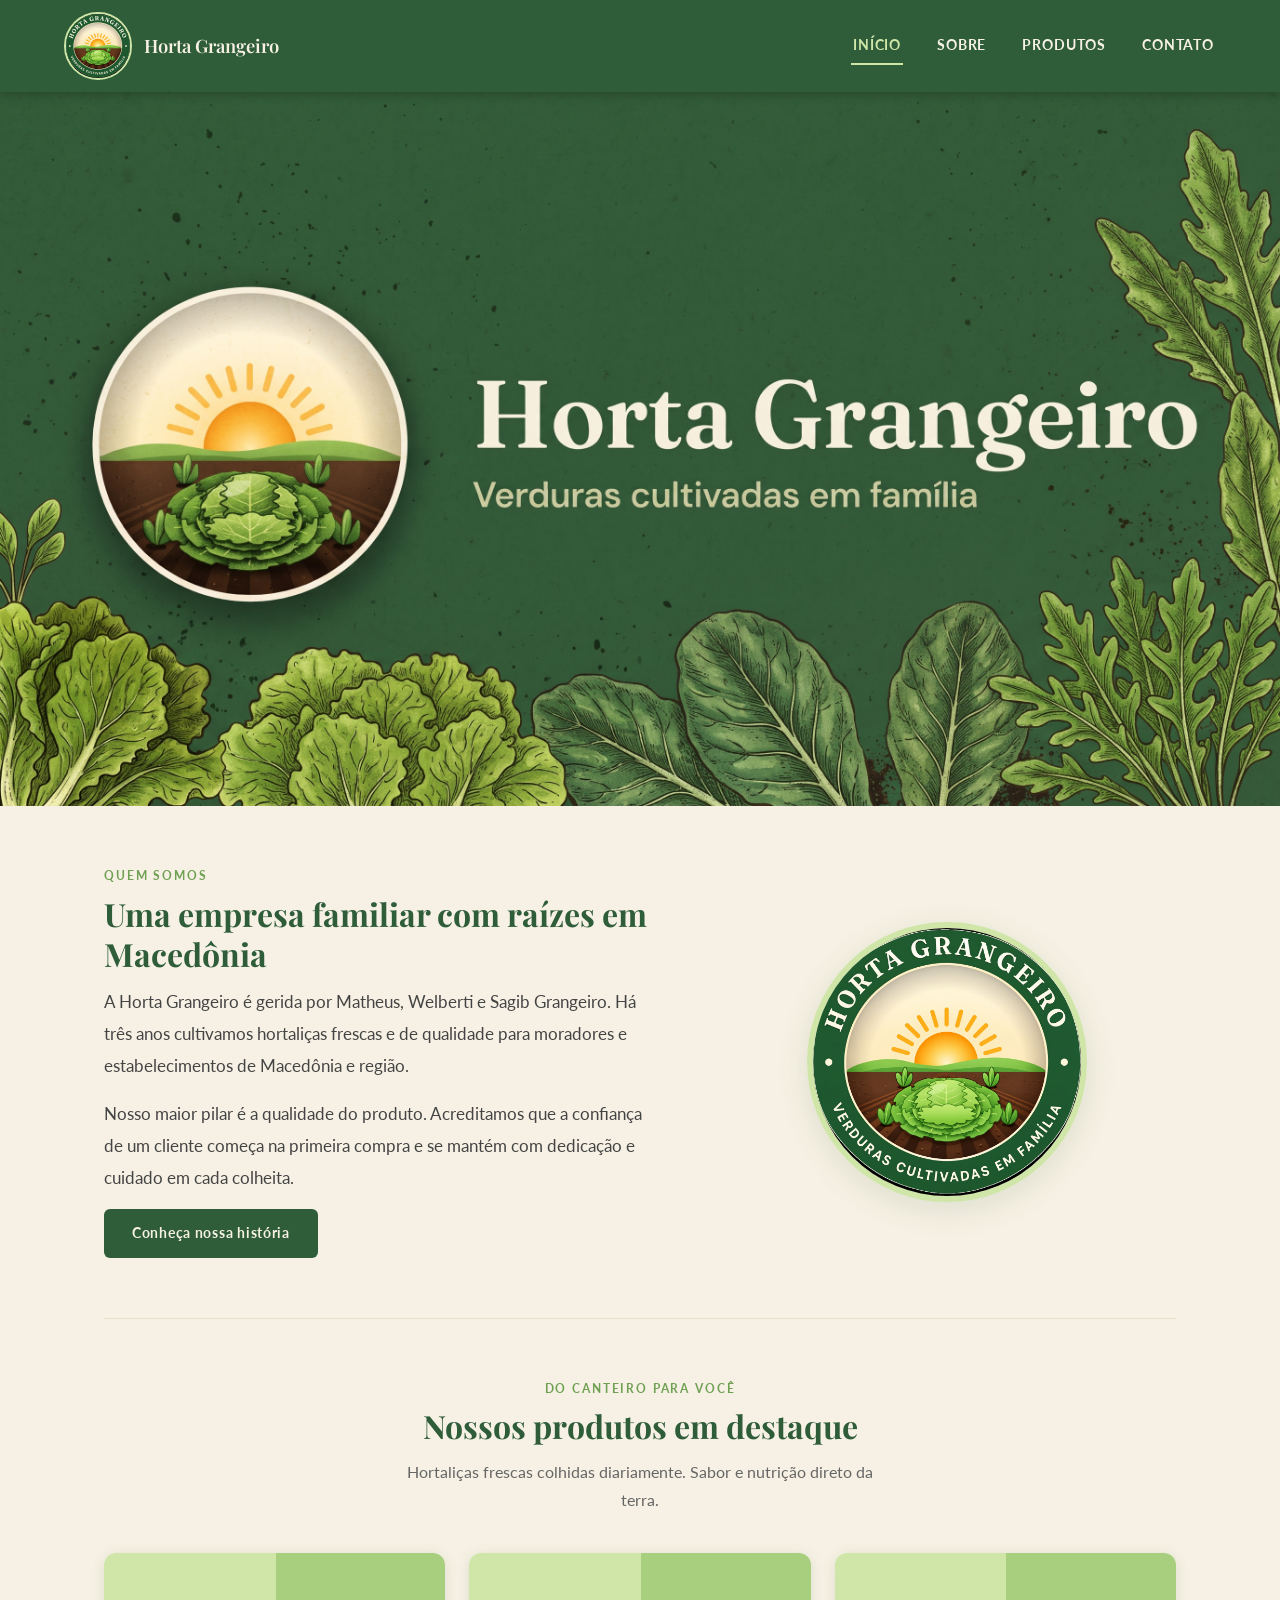
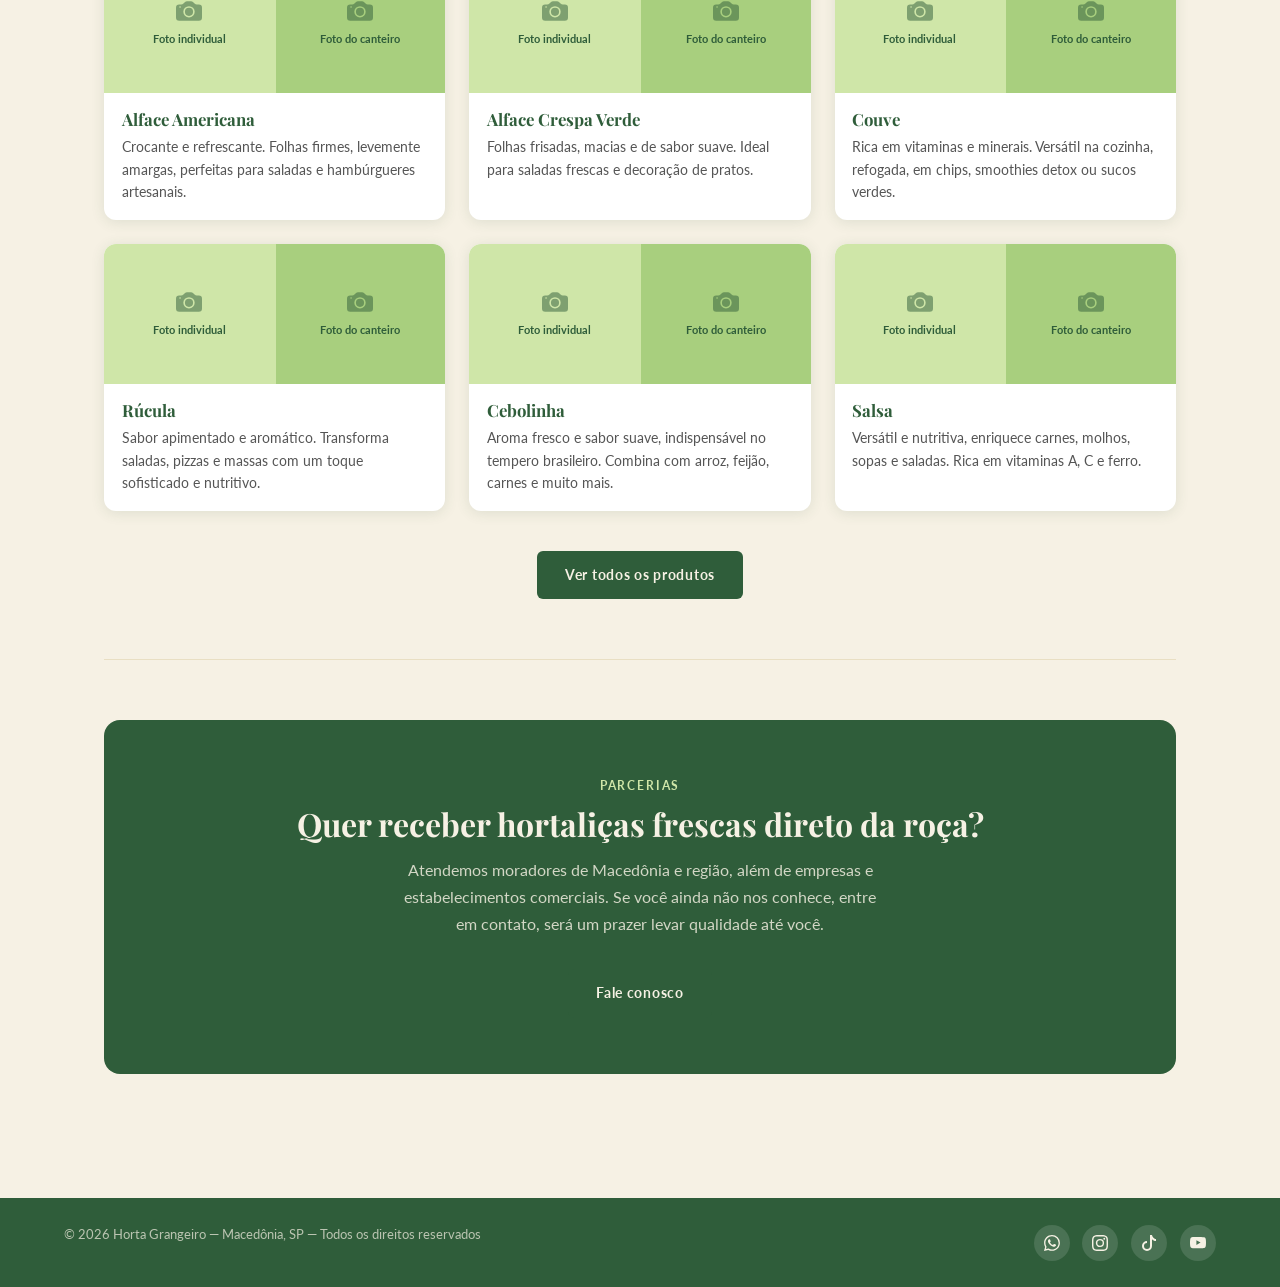
<file: index.html>
<!DOCTYPE html>
<html lang="pt-BR">
<head>
    <meta charset="UTF-8">
    <meta name="viewport" content="width=device-width, initial-scale=1.0">
    <title>Horta Grangeiro — Verduras Frescas em Macedônia, SP</title>
    <meta name="description" content="Horta Grangeiro: hortaliças cultivadas com cuidado pela família Grangeiro em Macedônia, SP. Produtos frescos, saudáveis e direto da terra.">
    <link rel="icon" type="image/png" href="Assets/Imagens/Favicon/Retangulo.png">
    <link rel="stylesheet" href="Assets/Css/style.css">
    <link rel="stylesheet" href="Assets/Css/tablet.css">
    <link rel="stylesheet" href="Assets/Css/mobile.css">
</head>
<body>

    <header class="cabecalho">
        <a href="index.html" class="cabecalho-logo" aria-label="Horta Grangeiro — Voltar para a página inicial">
            <img src="Assets/Imagens/logo.jpg" alt="Logotipo Horta Grangeiro">
            <span class="cabecalho-nome">Horta Grangeiro</span>
        </a>

        <input type="checkbox" id="menu-aberto" class="menu-controle">
        <label for="menu-aberto" class="menu-botao" aria-label="Abrir ou fechar menu de navegação">
            <span></span><span></span><span></span>
        </label>

        <nav class="navegacao" aria-label="Menu principal da Horta Grangeiro">
            <a href="index.html" class="pagina-atual">Início</a>
            <a href="sobre.html">Sobre</a>
            <a href="produtos.html">Produtos</a>
            <a href="contato.html">Contato</a>
        </nav>
    </header>

    <figure class="banner-principal">
        <img src="Assets/Imagens/Gemini_Generated_Image_ly2kpaly2kpaly2k.jpg"
             alt="Banner Horta Grangeiro — verduras frescas cultivadas em família">
    </figure>

    <main class="conteudo">

        <section class="secao" aria-labelledby="quem-somos-titulo">
            <div class="apresentacao-horta">
                <div class="apresentacao-texto">
                    <span class="rotulo-secao">Quem somos</span>
                    <h2 id="quem-somos-titulo">Uma empresa familiar com raízes em Macedônia</h2>
                    <p>
                        A Horta Grangeiro é gerida por Matheus, Welberti e Sagib Grangeiro.
                        Há três anos cultivamos hortaliças frescas e de qualidade para
                        moradores e estabelecimentos de Macedônia e região.
                    </p>
                    <p>
                        Nosso maior pilar é a qualidade do produto. Acreditamos que a
                        confiança de um cliente começa na primeira compra e se mantém
                        com dedicação e cuidado em cada colheita.
                    </p>
                    <a href="sobre.html" class="botao botao-verde">Conheça nossa história</a>
                </div>
                <figure class="apresentacao-imagem">
                    <img src="Assets/Imagens/logo.jpg" alt="Logotipo Horta Grangeiro">
                </figure>
            </div>
        </section>

        <section class="secao" aria-labelledby="destaque-titulo">
            <header class="destaques-titulo">
                <span class="rotulo-secao">Do canteiro para você</span>
                <h2 id="destaque-titulo">Nossos produtos em destaque</h2>
                <p>Hortaliças frescas colhidas diariamente. Sabor e nutrição direto da terra.</p>
            </header>

            <div class="grade-destaques">

                <article class="cartao-produto">
                    <figure class="cartao-fotos">
                        <div class="espaco-foto">
                            <svg viewBox="0 0 16 16" aria-hidden="true"><path d="M10.5 8.5a2.5 2.5 0 1 1-5 0 2.5 2.5 0 0 1 5 0"/><path d="M2 4a2 2 0 0 0-2 2v6a2 2 0 0 0 2 2h12a2 2 0 0 0 2-2V6a2 2 0 0 0-2-2h-1.172a2 2 0 0 1-1.414-.586l-.828-.828A2 2 0 0 0 9.172 2H6.828a2 2 0 0 0-1.414.586l-.828.828A2 2 0 0 1 3.172 4zm.5 2a.5.5 0 1 1 0-1 .5.5 0 0 1 0 1m9 2.5a3.5 3.5 0 1 1-7 0 3.5 3.5 0 0 1 7 0"/></svg>
                            <span>Foto individual</span>
                        </div>
                        <div class="espaco-foto">
                            <svg viewBox="0 0 16 16" aria-hidden="true"><path d="M10.5 8.5a2.5 2.5 0 1 1-5 0 2.5 2.5 0 0 1 5 0"/><path d="M2 4a2 2 0 0 0-2 2v6a2 2 0 0 0 2 2h12a2 2 0 0 0 2-2V6a2 2 0 0 0-2-2h-1.172a2 2 0 0 1-1.414-.586l-.828-.828A2 2 0 0 0 9.172 2H6.828a2 2 0 0 0-1.414.586l-.828.828A2 2 0 0 1 3.172 4zm.5 2a.5.5 0 1 1 0-1 .5.5 0 0 1 0 1m9 2.5a3.5 3.5 0 1 1-7 0 3.5 3.5 0 0 1 7 0"/></svg>
                            <span>Foto do canteiro</span>
                        </div>
                    </figure>
                    <div class="cartao-descricao">
                        <h3>Alface Americana</h3>
                        <p>Crocante e refrescante. Folhas firmes, levemente amargas, perfeitas para saladas e hambúrgueres artesanais.</p>
                    </div>
                </article>

                <article class="cartao-produto">
                    <figure class="cartao-fotos">
                        <div class="espaco-foto">
                            <svg viewBox="0 0 16 16" aria-hidden="true"><path d="M10.5 8.5a2.5 2.5 0 1 1-5 0 2.5 2.5 0 0 1 5 0"/><path d="M2 4a2 2 0 0 0-2 2v6a2 2 0 0 0 2 2h12a2 2 0 0 0 2-2V6a2 2 0 0 0-2-2h-1.172a2 2 0 0 1-1.414-.586l-.828-.828A2 2 0 0 0 9.172 2H6.828a2 2 0 0 0-1.414.586l-.828.828A2 2 0 0 1 3.172 4zm.5 2a.5.5 0 1 1 0-1 .5.5 0 0 1 0 1m9 2.5a3.5 3.5 0 1 1-7 0 3.5 3.5 0 0 1 7 0"/></svg>
                            <span>Foto individual</span>
                        </div>
                        <div class="espaco-foto">
                            <svg viewBox="0 0 16 16" aria-hidden="true"><path d="M10.5 8.5a2.5 2.5 0 1 1-5 0 2.5 2.5 0 0 1 5 0"/><path d="M2 4a2 2 0 0 0-2 2v6a2 2 0 0 0 2 2h12a2 2 0 0 0 2-2V6a2 2 0 0 0-2-2h-1.172a2 2 0 0 1-1.414-.586l-.828-.828A2 2 0 0 0 9.172 2H6.828a2 2 0 0 0-1.414.586l-.828.828A2 2 0 0 1 3.172 4zm.5 2a.5.5 0 1 1 0-1 .5.5 0 0 1 0 1m9 2.5a3.5 3.5 0 1 1-7 0 3.5 3.5 0 0 1 7 0"/></svg>
                            <span>Foto do canteiro</span>
                        </div>
                    </figure>
                    <div class="cartao-descricao">
                        <h3>Alface Crespa Verde</h3>
                        <p>Folhas frisadas, macias e de sabor suave. Ideal para saladas frescas e decoração de pratos.</p>
                    </div>
                </article>

                <article class="cartao-produto">
                    <figure class="cartao-fotos">
                        <div class="espaco-foto">
                            <svg viewBox="0 0 16 16" aria-hidden="true"><path d="M10.5 8.5a2.5 2.5 0 1 1-5 0 2.5 2.5 0 0 1 5 0"/><path d="M2 4a2 2 0 0 0-2 2v6a2 2 0 0 0 2 2h12a2 2 0 0 0 2-2V6a2 2 0 0 0-2-2h-1.172a2 2 0 0 1-1.414-.586l-.828-.828A2 2 0 0 0 9.172 2H6.828a2 2 0 0 0-1.414.586l-.828.828A2 2 0 0 1 3.172 4zm.5 2a.5.5 0 1 1 0-1 .5.5 0 0 1 0 1m9 2.5a3.5 3.5 0 1 1-7 0 3.5 3.5 0 0 1 7 0"/></svg>
                            <span>Foto individual</span>
                        </div>
                        <div class="espaco-foto">
                            <svg viewBox="0 0 16 16" aria-hidden="true"><path d="M10.5 8.5a2.5 2.5 0 1 1-5 0 2.5 2.5 0 0 1 5 0"/><path d="M2 4a2 2 0 0 0-2 2v6a2 2 0 0 0 2 2h12a2 2 0 0 0 2-2V6a2 2 0 0 0-2-2h-1.172a2 2 0 0 1-1.414-.586l-.828-.828A2 2 0 0 0 9.172 2H6.828a2 2 0 0 0-1.414.586l-.828.828A2 2 0 0 1 3.172 4zm.5 2a.5.5 0 1 1 0-1 .5.5 0 0 1 0 1m9 2.5a3.5 3.5 0 1 1-7 0 3.5 3.5 0 0 1 7 0"/></svg>
                            <span>Foto do canteiro</span>
                        </div>
                    </figure>
                    <div class="cartao-descricao">
                        <h3>Couve</h3>
                        <p>Rica em vitaminas e minerais. Versátil na cozinha, refogada, em chips, smoothies detox ou sucos verdes.</p>
                    </div>
                </article>

                <article class="cartao-produto">
                    <figure class="cartao-fotos">
                        <div class="espaco-foto">
                            <svg viewBox="0 0 16 16" aria-hidden="true"><path d="M10.5 8.5a2.5 2.5 0 1 1-5 0 2.5 2.5 0 0 1 5 0"/><path d="M2 4a2 2 0 0 0-2 2v6a2 2 0 0 0 2 2h12a2 2 0 0 0 2-2V6a2 2 0 0 0-2-2h-1.172a2 2 0 0 1-1.414-.586l-.828-.828A2 2 0 0 0 9.172 2H6.828a2 2 0 0 0-1.414.586l-.828.828A2 2 0 0 1 3.172 4zm.5 2a.5.5 0 1 1 0-1 .5.5 0 0 1 0 1m9 2.5a3.5 3.5 0 1 1-7 0 3.5 3.5 0 0 1 7 0"/></svg>
                            <span>Foto individual</span>
                        </div>
                        <div class="espaco-foto">
                            <svg viewBox="0 0 16 16" aria-hidden="true"><path d="M10.5 8.5a2.5 2.5 0 1 1-5 0 2.5 2.5 0 0 1 5 0"/><path d="M2 4a2 2 0 0 0-2 2v6a2 2 0 0 0 2 2h12a2 2 0 0 0 2-2V6a2 2 0 0 0-2-2h-1.172a2 2 0 0 1-1.414-.586l-.828-.828A2 2 0 0 0 9.172 2H6.828a2 2 0 0 0-1.414.586l-.828.828A2 2 0 0 1 3.172 4zm.5 2a.5.5 0 1 1 0-1 .5.5 0 0 1 0 1m9 2.5a3.5 3.5 0 1 1-7 0 3.5 3.5 0 0 1 7 0"/></svg>
                            <span>Foto do canteiro</span>
                        </div>
                    </figure>
                    <div class="cartao-descricao">
                        <h3>Rúcula</h3>
                        <p>Sabor apimentado e aromático. Transforma saladas, pizzas e massas com um toque sofisticado e nutritivo.</p>
                    </div>
                </article>

                <article class="cartao-produto">
                    <figure class="cartao-fotos">
                        <div class="espaco-foto">
                            <svg viewBox="0 0 16 16" aria-hidden="true"><path d="M10.5 8.5a2.5 2.5 0 1 1-5 0 2.5 2.5 0 0 1 5 0"/><path d="M2 4a2 2 0 0 0-2 2v6a2 2 0 0 0 2 2h12a2 2 0 0 0 2-2V6a2 2 0 0 0-2-2h-1.172a2 2 0 0 1-1.414-.586l-.828-.828A2 2 0 0 0 9.172 2H6.828a2 2 0 0 0-1.414.586l-.828.828A2 2 0 0 1 3.172 4zm.5 2a.5.5 0 1 1 0-1 .5.5 0 0 1 0 1m9 2.5a3.5 3.5 0 1 1-7 0 3.5 3.5 0 0 1 7 0"/></svg>
                            <span>Foto individual</span>
                        </div>
                        <div class="espaco-foto">
                            <svg viewBox="0 0 16 16" aria-hidden="true"><path d="M10.5 8.5a2.5 2.5 0 1 1-5 0 2.5 2.5 0 0 1 5 0"/><path d="M2 4a2 2 0 0 0-2 2v6a2 2 0 0 0 2 2h12a2 2 0 0 0 2-2V6a2 2 0 0 0-2-2h-1.172a2 2 0 0 1-1.414-.586l-.828-.828A2 2 0 0 0 9.172 2H6.828a2 2 0 0 0-1.414.586l-.828.828A2 2 0 0 1 3.172 4zm.5 2a.5.5 0 1 1 0-1 .5.5 0 0 1 0 1m9 2.5a3.5 3.5 0 1 1-7 0 3.5 3.5 0 0 1 7 0"/></svg>
                            <span>Foto do canteiro</span>
                        </div>
                    </figure>
                    <div class="cartao-descricao">
                        <h3>Cebolinha</h3>
                        <p>Aroma fresco e sabor suave, indispensável no tempero brasileiro. Combina com arroz, feijão, carnes e muito mais.</p>
                    </div>
                </article>

                <article class="cartao-produto">
                    <figure class="cartao-fotos">
                        <div class="espaco-foto">
                            <svg viewBox="0 0 16 16" aria-hidden="true"><path d="M10.5 8.5a2.5 2.5 0 1 1-5 0 2.5 2.5 0 0 1 5 0"/><path d="M2 4a2 2 0 0 0-2 2v6a2 2 0 0 0 2 2h12a2 2 0 0 0 2-2V6a2 2 0 0 0-2-2h-1.172a2 2 0 0 1-1.414-.586l-.828-.828A2 2 0 0 0 9.172 2H6.828a2 2 0 0 0-1.414.586l-.828.828A2 2 0 0 1 3.172 4zm.5 2a.5.5 0 1 1 0-1 .5.5 0 0 1 0 1m9 2.5a3.5 3.5 0 1 1-7 0 3.5 3.5 0 0 1 7 0"/></svg>
                            <span>Foto individual</span>
                        </div>
                        <div class="espaco-foto">
                            <svg viewBox="0 0 16 16" aria-hidden="true"><path d="M10.5 8.5a2.5 2.5 0 1 1-5 0 2.5 2.5 0 0 1 5 0"/><path d="M2 4a2 2 0 0 0-2 2v6a2 2 0 0 0 2 2h12a2 2 0 0 0 2-2V6a2 2 0 0 0-2-2h-1.172a2 2 0 0 1-1.414-.586l-.828-.828A2 2 0 0 0 9.172 2H6.828a2 2 0 0 0-1.414.586l-.828.828A2 2 0 0 1 3.172 4zm.5 2a.5.5 0 1 1 0-1 .5.5 0 0 1 0 1m9 2.5a3.5 3.5 0 1 1-7 0 3.5 3.5 0 0 1 7 0"/></svg>
                            <span>Foto do canteiro</span>
                        </div>
                    </figure>
                    <div class="cartao-descricao">
                        <h3>Salsa</h3>
                        <p>Versátil e nutritiva, enriquece carnes, molhos, sopas e saladas. Rica em vitaminas A, C e ferro.</p>
                    </div>
                </article>

            </div>

            <div class="texto-centralizado">
                <a href="produtos.html" class="botao botao-verde">Ver todos os produtos</a>
            </div>
        </section>

        <section class="secao" aria-labelledby="parceria-titulo">
            <aside class="faixa-parceria">
                <span class="rotulo-secao rotulo-secao-claro">Parcerias</span>
                <h2 id="parceria-titulo">Quer receber hortaliças frescas direto da roça?</h2>
                <p>
                    Atendemos moradores de Macedônia e região, além de empresas e
                    estabelecimentos comerciais. Se você ainda não nos conhece,
                    entre em contato, será um prazer levar qualidade até você.
                </p>
                <a href="contato.html" class="botao botao-verde">Fale conosco</a>
            </aside>
        </section>

    </main>

    <footer class="rodape">
        <div class="rodape-conteudo">
            <p class="rodape-direitos">
                &copy; 2026 Horta Grangeiro &mdash; Macedônia, SP &mdash; Todos os direitos reservados
            </p>
            <nav class="rodape-redes" aria-label="Redes sociais da Horta Grangeiro">
                <a href="https://wa.me/5517997352377" class="link-rede-social" aria-label="WhatsApp da Horta Grangeiro" target="_blank" rel="noopener noreferrer">
                    <svg viewBox="0 0 16 16" aria-hidden="true"><path d="M13.601 2.326A7.85 7.85 0 0 0 7.994 0C3.627 0 .068 3.558.064 7.926c0 1.399.366 2.76 1.057 3.965L0 16l4.204-1.102a7.9 7.9 0 0 0 3.79.965h.004c4.368 0 7.926-3.558 7.93-7.93A7.9 7.9 0 0 0 13.6 2.326zM7.994 14.521a6.6 6.6 0 0 1-3.356-.92l-.24-.144-2.494.654.666-2.433-.156-.251a6.56 6.56 0 0 1-1.007-3.505c0-3.626 2.957-6.584 6.591-6.584a6.56 6.56 0 0 1 4.66 1.931 6.56 6.56 0 0 1 1.928 4.66c-.004 3.639-2.961 6.592-6.592 6.592m3.615-4.934c-.197-.099-1.17-.578-1.353-.646-.182-.065-.315-.099-.445.099-.133.197-.513.646-.627.775-.114.133-.232.148-.43.05-.197-.1-.836-.308-1.592-.985-.59-.525-.985-1.175-1.103-1.372-.114-.198-.011-.304.088-.403.087-.088.197-.232.296-.346.1-.114.133-.198.198-.33.065-.134.034-.248-.015-.347-.05-.099-.445-1.076-.612-1.47-.16-.389-.323-.335-.445-.34-.114-.007-.247-.007-.38-.007a.73.73 0 0 0-.529.247c-.182.198-.691.677-.691 1.654s.71 1.916.81 2.049c.098.133 1.394 2.132 3.383 2.992.47.205.84.326 1.129.418.475.152.904.129 1.246.08.38-.058 1.171-.48 1.338-.943.164-.464.164-.86.114-.943-.049-.084-.182-.133-.38-.232"/></svg>
                </a>
                <a href="https://www.instagram.com/hortagrangeiro?obrf=MWZiNzkzaWNvMmhsYw==" class="link-rede-social" aria-label="Instagram da Horta Grangeiro" target="_blank" rel="noopener noreferrer">
                    <svg viewBox="0 0 16 16" aria-hidden="true"><path d="M8 0C5.829 0 5.556.01 4.703.048 3.85.088 3.269.222 2.76.42a3.9 3.9 0 0 0-1.417.923A3.9 3.9 0 0 0 .42 2.76C.222 3.268.087 3.85.048 4.7.01 5.555 0 5.827 0 8.001c0 2.172.01 2.444.048 3.297.04.852.174 1.433.372 1.942.205.526.478.972.923 1.417.444.445.89.719 1.416.923.51.198 1.09.333 1.942.372C5.555 15.99 5.827 16 8 16s2.444-.01 3.298-.048c.851-.04 1.434-.174 1.943-.372a3.9 3.9 0 0 0 1.416-.923c.445-.445.718-.891.923-1.417.197-.509.332-1.09.372-1.942C15.99 10.445 16 10.173 16 8s-.01-2.445-.048-3.299c-.04-.851-.175-1.433-.372-1.941a3.9 3.9 0 0 0-.923-1.417A3.9 3.9 0 0 0 13.24.42c-.51-.198-1.092-.333-1.943-.372C10.443.01 10.172 0 7.998 0zm-.717 1.442h.718c2.136 0 2.389.007 3.232.046.78.035 1.204.166 1.486.275.373.145.64.319.92.599s.453.546.598.92c.11.281.24.705.275 1.485.039.843.047 1.096.047 3.231s-.008 2.389-.047 3.232c-.035.78-.166 1.203-.275 1.485a2.5 2.5 0 0 1-.599.919c-.28.28-.546.453-.92.598-.28.11-.704.24-1.485.276-.843.038-1.096.047-3.232.047s-2.39-.009-3.233-.047c-.78-.036-1.203-.166-1.485-.276a2.5 2.5 0 0 1-.92-.598 2.5 2.5 0 0 1-.6-.92c-.109-.281-.24-.705-.275-1.485-.038-.843-.046-1.096-.046-3.233s.008-2.388.046-3.231c.036-.78.166-1.204.276-1.486.145-.373.319-.64.599-.92s.546-.453.92-.598c.282-.11.705-.24 1.485-.276.738-.034 1.024-.044 2.515-.045zm4.988 1.328a.96.96 0 1 0 0 1.92.96.96 0 0 0 0-1.92m-4.27 1.122a4.109 4.109 0 1 0 0 8.217 4.109 4.109 0 0 0 0-8.217m0 1.441a2.667 2.667 0 1 1 0 5.334 2.667 2.667 0 0 1 0-5.334"/></svg>
                </a>
                <a href="https://www.tiktok.com/@hortagrangeiro" class="link-rede-social" aria-label="TikTok da Horta Grangeiro" target="_blank" rel="noopener noreferrer">
                    <svg viewBox="0 0 16 16" aria-hidden="true"><path d="M9 0h1.98c.144.715.54 1.617 1.235 2.512C12.895 3.389 13.797 4 15 4v2c-1.753 0-3.07-.814-4-1.829V11a5 5 0 1 1-5-5v2a3 3 0 1 0 3 3z"/></svg>
                </a>
                <a href="https://www.youtube.com/@HortaGrangeiro" class="link-rede-social" aria-label="YouTube da Horta Grangeiro" target="_blank" rel="noopener noreferrer">
                    <svg viewBox="0 0 16 16" aria-hidden="true"><path d="M8.051 1.999h.089c.822.003 4.987.033 6.11.335a2.01 2.01 0 0 1 1.415 1.42c.101.38.172.883.22 1.402l.01.104.022.26.008.104c.065.914.073 1.77.074 1.957v.075c-.001.194-.01 1.108-.082 2.06l-.008.105-.009.104c-.05.572-.124 1.14-.235 1.558a2.01 2.01 0 0 1-1.415 1.42c-1.16.312-5.569.334-6.18.335h-.142c-.309 0-1.587-.006-2.927-.052l-.17-.006-.087-.004-.171-.007-.171-.007c-1.11-.049-2.167-.128-2.654-.26a2.01 2.01 0 0 1-1.415-1.419c-.111-.417-.185-.986-.235-1.558L.09 9.82l-.008-.104A31 31 0 0 1 0 7.68v-.123c.002-.215.01-.958.064-1.778l.007-.103.003-.052.008-.104.022-.26.01-.104c.048-.519.119-1.023.22-1.402a2.01 2.01 0 0 1 1.415-1.42c.487-.13 1.544-.21 2.654-.26l.17-.007.172-.006.086-.003.171-.007A100 100 0 0 1 7.858 2zM6.4 5.209v4.818l4.157-2.408z"/></svg>
                </a>
            </nav>
        </div>
    </footer>

</body>
</html>
</file>
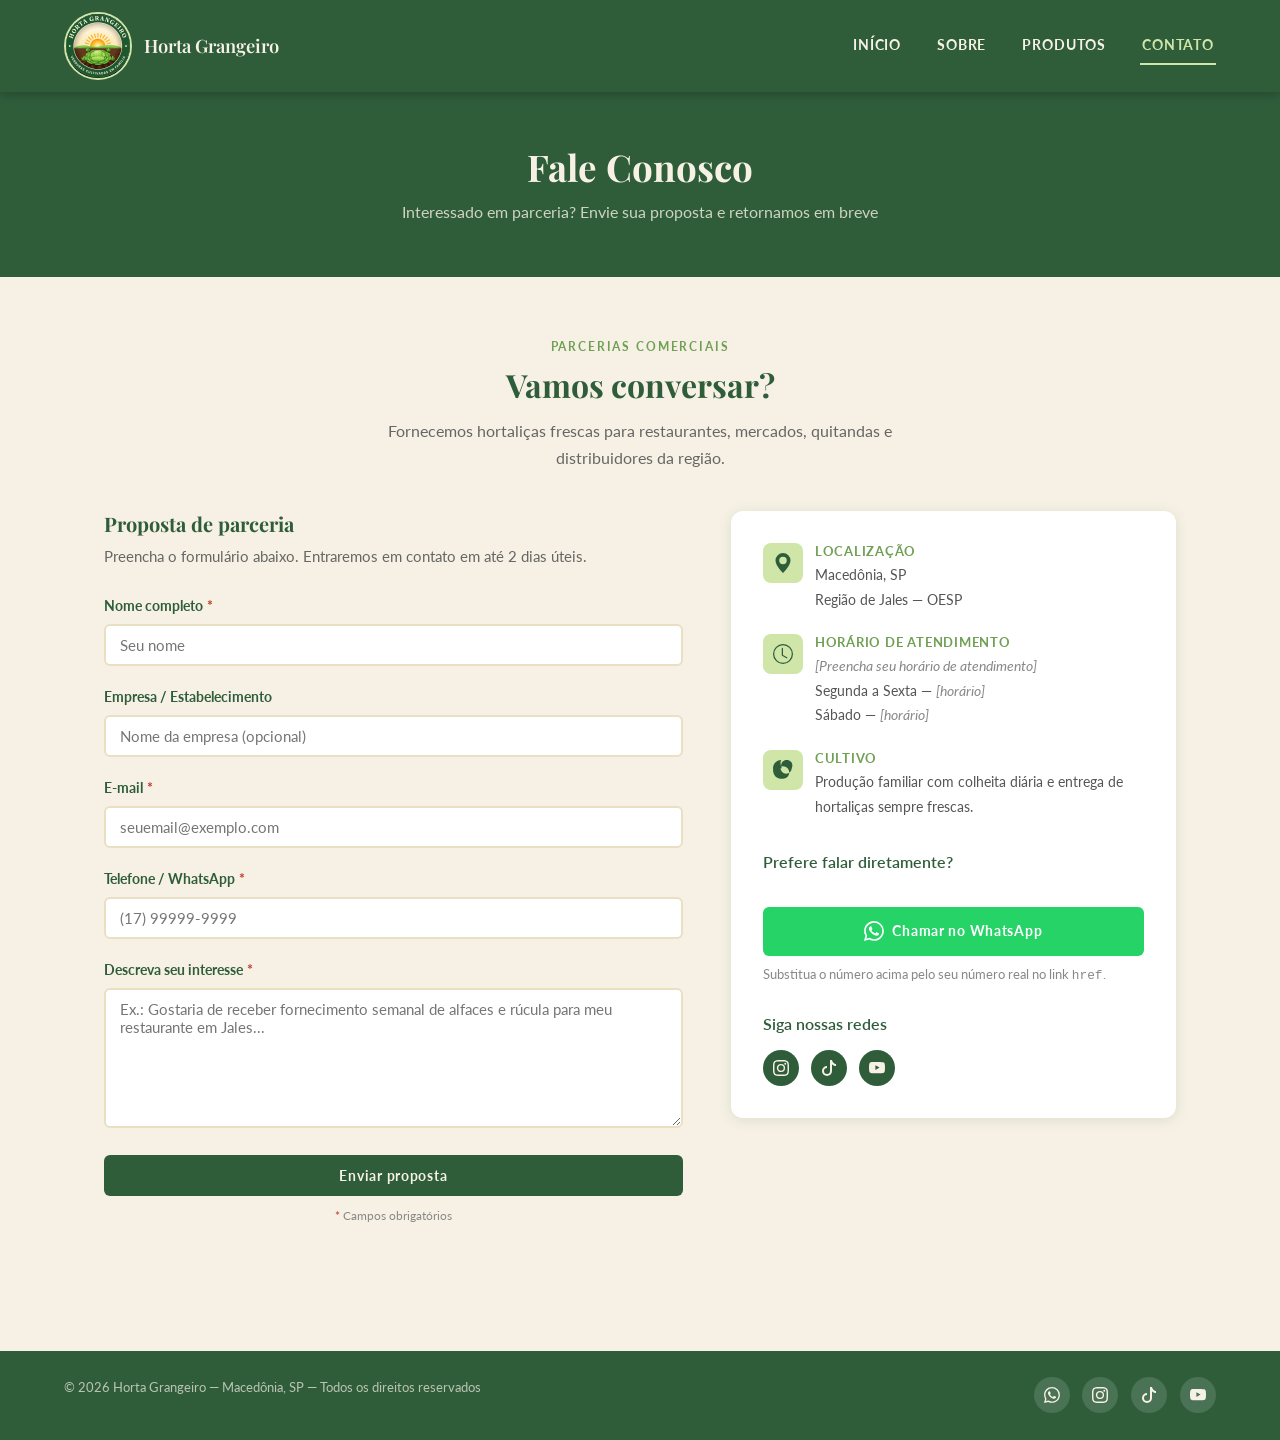
<file: contato.html>
<!DOCTYPE html>
<html lang="pt-BR">
<head>
    <meta charset="UTF-8">
    <meta name="viewport" content="width=device-width, initial-scale=1.0">
    <title>Contato — Horta Grangeiro</title>
    <meta name="description" content="Entre em contato com a Horta Grangeiro para parcerias comerciais. Fornecimento de hortaliças frescas para empresas em Macedônia, SP.">
    <link rel="icon" type="image/png" href="Assets/Imagens/Favicon/Retangulo.png">
    <link rel="stylesheet" href="Assets/Css/style.css">
    <link rel="stylesheet" href="Assets/Css/tablet.css">
    <link rel="stylesheet" href="Assets/Css/mobile.css">
</head>
<body>

    <header class="cabecalho">
        <a href="index.html" class="cabecalho-logo" aria-label="Horta Grangeiro — Voltar para a página inicial">
            <img src="Assets/Imagens/logo.jpg" alt="Logotipo Horta Grangeiro">
            <span class="cabecalho-nome">Horta Grangeiro</span>
        </a>

        <input type="checkbox" id="menu-aberto" class="menu-controle">
        <label for="menu-aberto" class="menu-botao" aria-label="Abrir ou fechar menu de navegação">
            <span></span><span></span><span></span>
        </label>

        <nav class="navegacao" aria-label="Menu principal da Horta Grangeiro">
            <a href="index.html">Início</a>
            <a href="sobre.html">Sobre</a>
            <a href="produtos.html">Produtos</a>
            <a href="contato.html" class="pagina-atual">Contato</a>
        </nav>
    </header>

    <section class="topo-pagina">
        <h1>Fale Conosco</h1>
        <p>Interessado em parceria? Envie sua proposta e retornamos em breve</p>
    </section>

    <main class="conteudo">

        <section class="secao" aria-labelledby="contato-titulo">
            <header class="catalogo-titulo">
                <span class="rotulo-secao">Parcerias comerciais</span>
                <h2 id="contato-titulo">Vamos conversar?</h2>
                <p>Fornecemos hortaliças frescas para restaurantes, mercados, quitandas e distribuidores da região.</p>
            </header>

            <div class="grade-contato">

                <section class="formulario-parceria">
                    <h3>Proposta de parceria</h3>
                    <p class="formulario-descricao">
                        Preencha o formulário abaixo. Entraremos em contato em até 2 dias úteis.
                    </p>

                    <form method="post" action="#" novalidate>

                        <div class="grupo-campo">
                            <label for="nome">Nome completo <span class="campo-obrigatorio" aria-label="campo obrigatório">*</span></label>
                            <input
                                type="text"
                                id="nome"
                                name="nome"
                                placeholder="Seu nome"
                                required
                                autocomplete="name"
                            >
                        </div>

                        <div class="grupo-campo">
                            <label for="empresa">Empresa / Estabelecimento</label>
                            <input
                                type="text"
                                id="empresa"
                                name="empresa"
                                placeholder="Nome da empresa (opcional)"
                                autocomplete="organization"
                            >
                        </div>

                        <div class="grupo-campo">
                            <label for="email">E-mail <span class="campo-obrigatorio" aria-label="campo obrigatório">*</span></label>
                            <input
                                type="email"
                                id="email"
                                name="email"
                                placeholder="seuemail@exemplo.com"
                                required
                                autocomplete="email"
                            >
                        </div>

                        <div class="grupo-campo">
                            <label for="telefone">Telefone / WhatsApp <span class="campo-obrigatorio" aria-label="campo obrigatório">*</span></label>
                            <input
                                type="tel"
                                id="telefone"
                                name="telefone"
                                placeholder="(17) 99999-9999"
                                required
                                autocomplete="tel"
                            >
                        </div>

                        <div class="grupo-campo">
                            <label for="interesse">Descreva seu interesse <span class="campo-obrigatorio" aria-label="campo obrigatório">*</span></label>
                            <textarea
                                id="interesse"
                                name="interesse"
                                rows="5"
                                placeholder="Ex.: Gostaria de receber fornecimento semanal de alfaces e rúcula para meu restaurante em Jales..."
                                required
                            ></textarea>
                        </div>

                        <button type="submit" class="botao botao-verde botao-largura-total">
                            Enviar proposta
                        </button>

                        <p class="aviso-obrigatorios">
                            <span class="campo-obrigatorio">*</span> Campos obrigatórios
                        </p>

                    </form>
                </section>

                <aside class="informacoes-contato">

                    <article class="cartao-informacao">
                        <div class="icone-informacao">
                            <svg viewBox="0 0 16 16" aria-hidden="true"><path d="M8 16s6-5.686 6-10A6 6 0 0 0 2 6c0 4.314 6 10 6 10m0-7a3 3 0 1 1 0-6 3 3 0 0 1 0 6"/></svg>
                        </div>
                        <div>
                            <h4>Localização</h4>
                            <p>Macedônia, SP<br>Região de Jales — OESP</p>
                        </div>
                    </article>

                    <article class="cartao-informacao">
                        <div class="icone-informacao">
                            <svg viewBox="0 0 16 16" aria-hidden="true"><path d="M8 3.5a.5.5 0 0 0-1 0V9a.5.5 0 0 0 .252.434l3.5 2a.5.5 0 0 0 .496-.868L8 8.71z"/><path d="M8 16A8 8 0 1 0 8 0a8 8 0 0 0 0 16m7-8A7 7 0 1 1 1 8a7 7 0 0 1 14 0"/></svg>
                        </div>
                        <div>
                            <h4>Horário de atendimento</h4>
                            <p>
                                <em class="texto-provisorio">[Preencha seu horário de atendimento]</em><br>
                                Segunda a Sexta &mdash; <em class="texto-provisorio">[horário]</em><br>
                                Sábado &mdash; <em class="texto-provisorio">[horário]</em>
                            </p>
                        </div>
                    </article>

                    <article class="cartao-informacao">
                        <div class="icone-informacao">
                            <svg viewBox="0 0 16 16" aria-hidden="true"><path d="M6.5 0a6.5 6.5 0 0 0-5.851 9.26C.828 8.41.285 7.22.285 7.22A.5.5 0 0 0 0 7.5C0 12.21 2.79 15 7.5 15c.16 0 .319-.006.478-.016A5 5 0 0 0 8 15a5 5 0 1 0 0-10 5 5 0 0 0-1.5.226V5A6.5 6.5 0 0 1 6.5 0M7 6.5A4.5 4.5 0 1 1 15 6.5a4.5 4.5 0 0 1-9 0"/></svg>
                        </div>
                        <div>
                            <h4>Cultivo</h4>
                            <p>Produção familiar com colheita diária e entrega de hortaliças sempre frescas.</p>
                        </div>
                    </article>

                    <div class="contato-direto">
                        <p class="contato-subtitulo">Prefere falar diretamente?</p>
                        <a
                            href="https://wa.me/5517997352377"
                            class="botao botao-whatsapp"
                            target="_blank"
                            rel="noopener noreferrer"
                            aria-label="Conversar pelo WhatsApp com a Horta Grangeiro"
                        >
                            <svg viewBox="0 0 16 16" aria-hidden="true"><path d="M13.601 2.326A7.85 7.85 0 0 0 7.994 0C3.627 0 .068 3.558.064 7.926c0 1.399.366 2.76 1.057 3.965L0 16l4.204-1.102a7.9 7.9 0 0 0 3.79.965h.004c4.368 0 7.926-3.558 7.93-7.93A7.9 7.9 0 0 0 13.6 2.326zM7.994 14.521a6.6 6.6 0 0 1-3.356-.92l-.24-.144-2.494.654.666-2.433-.156-.251a6.56 6.56 0 0 1-1.007-3.505c0-3.626 2.957-6.584 6.591-6.584a6.56 6.56 0 0 1 4.66 1.931 6.56 6.56 0 0 1 1.928 4.66c-.004 3.639-2.961 6.592-6.592 6.592m3.615-4.934c-.197-.099-1.17-.578-1.353-.646-.182-.065-.315-.099-.445.099-.133.197-.513.646-.627.775-.114.133-.232.148-.43.05-.197-.1-.836-.308-1.592-.985-.59-.525-.985-1.175-1.103-1.372-.114-.198-.011-.304.088-.403.087-.088.197-.232.296-.346.1-.114.133-.198.198-.33.065-.134.034-.248-.015-.347-.05-.099-.445-1.076-.612-1.47-.16-.389-.323-.335-.445-.34-.114-.007-.247-.007-.38-.007a.73.73 0 0 0-.529.247c-.182.198-.691.677-.691 1.654s.71 1.916.81 2.049c.098.133 1.394 2.132 3.383 2.992.47.205.84.326 1.129.418.475.152.904.129 1.246.08.38-.058 1.171-.48 1.338-.943.164-.464.164-.86.114-.943-.049-.084-.182-.133-.38-.232"/></svg>
                            Chamar no WhatsApp
                        </a>
                        <p class="aviso-whatsapp">
                            Substitua o número acima pelo seu número real no link <code>href</code>.
                        </p>
                    </div>

                    <nav class="secao-redes">
                        <p class="contato-subtitulo">Siga nossas redes</p>
                        <div class="redes-contato">
                            <a href="https://www.instagram.com/hortagrangeiro?obrf=MWZiNzkzaWNvMmhsYw==" class="link-rede-social" aria-label="Instagram da Horta Grangeiro" target="_blank" rel="noopener noreferrer">
                                <svg viewBox="0 0 16 16" aria-hidden="true"><path d="M8 0C5.829 0 5.556.01 4.703.048 3.85.088 3.269.222 2.76.42a3.9 3.9 0 0 0-1.417.923A3.9 3.9 0 0 0 .42 2.76C.222 3.268.087 3.85.048 4.7.01 5.555 0 5.827 0 8.001c0 2.172.01 2.444.048 3.297.04.852.174 1.433.372 1.942.205.526.478.972.923 1.417.444.445.89.719 1.416.923.51.198 1.09.333 1.942.372C5.555 15.99 5.827 16 8 16s2.444-.01 3.298-.048c.851-.04 1.434-.174 1.943-.372a3.9 3.9 0 0 0 1.416-.923c.445-.445.718-.891.923-1.417.197-.509.332-1.09.372-1.942C15.99 10.445 16 10.173 16 8s-.01-2.445-.048-3.299c-.04-.851-.175-1.433-.372-1.941a3.9 3.9 0 0 0-.923-1.417A3.9 3.9 0 0 0 13.24.42c-.51-.198-1.092-.333-1.943-.372C10.443.01 10.172 0 7.998 0zm-.717 1.442h.718c2.136 0 2.389.007 3.232.046.78.035 1.204.166 1.486.275.373.145.64.319.92.599s.453.546.598.92c.11.281.24.705.275 1.485.039.843.047 1.096.047 3.231s-.008 2.389-.047 3.232c-.035.78-.166 1.203-.275 1.485a2.5 2.5 0 0 1-.599.919c-.28.28-.546.453-.92.598-.28.11-.704.24-1.485.276-.843.038-1.096.047-3.232.047s-2.39-.009-3.233-.047c-.78-.036-1.203-.166-1.485-.276a2.5 2.5 0 0 1-.92-.598 2.5 2.5 0 0 1-.6-.92c-.109-.281-.24-.705-.275-1.485-.038-.843-.046-1.096-.046-3.233s.008-2.388.046-3.231c.036-.78.166-1.204.276-1.486.145-.373.319-.64.599-.92s.546-.453.92-.598c.282-.11.705-.24 1.485-.276.738-.034 1.024-.044 2.515-.045zm4.988 1.328a.96.96 0 1 0 0 1.92.96.96 0 0 0 0-1.92m-4.27 1.122a4.109 4.109 0 1 0 0 8.217 4.109 4.109 0 0 0 0-8.217m0 1.441a2.667 2.667 0 1 1 0 5.334 2.667 2.667 0 0 1 0-5.334"/></svg>
                            </a>
                            <a href="https://www.tiktok.com/@hortagrangeiro" class="link-rede-social" aria-label="TikTok da Horta Grangeiro" target="_blank" rel="noopener noreferrer">
                                <svg viewBox="0 0 16 16" aria-hidden="true"><path d="M9 0h1.98c.144.715.54 1.617 1.235 2.512C12.895 3.389 13.797 4 15 4v2c-1.753 0-3.07-.814-4-1.829V11a5 5 0 1 1-5-5v2a3 3 0 1 0 3 3z"/></svg>
                            </a>
                            <a href="https://www.youtube.com/@HortaGrangeiro" class="link-rede-social" aria-label="YouTube da Horta Grangeiro" target="_blank" rel="noopener noreferrer">
                                <svg viewBox="0 0 16 16" aria-hidden="true"><path d="M8.051 1.999h.089c.822.003 4.987.033 6.11.335a2.01 2.01 0 0 1 1.415 1.42c.101.38.172.883.22 1.402l.01.104.022.26.008.104c.065.914.073 1.77.074 1.957v.075c-.001.194-.01 1.108-.082 2.06l-.008.105-.009.104c-.05.572-.124 1.14-.235 1.558a2.01 2.01 0 0 1-1.415 1.42c-1.16.312-5.569.334-6.18.335h-.142c-.309 0-1.587-.006-2.927-.052l-.17-.006-.087-.004-.171-.007-.171-.007c-1.11-.049-2.167-.128-2.654-.26a2.01 2.01 0 0 1-1.415-1.419c-.111-.417-.185-.986-.235-1.558L.09 9.82l-.008-.104A31 31 0 0 1 0 7.68v-.123c.002-.215.01-.958.064-1.778l.007-.103.003-.052.008-.104.022-.26.01-.104c.048-.519.119-1.023.22-1.402a2.01 2.01 0 0 1 1.415-1.42c.487-.13 1.544-.21 2.654-.26l.17-.007.172-.006.086-.003.171-.007A100 100 0 0 1 7.858 2zM6.4 5.209v4.818l4.157-2.408z"/></svg>
                            </a>
                        </div>
                    </nav>

                </aside>

            </div>

        </section>

    </main>

    <footer class="rodape">
        <div class="rodape-conteudo">
            <p class="rodape-direitos">
                &copy; 2026 Horta Grangeiro &mdash; Macedônia, SP &mdash; Todos os direitos reservados
            </p>
            <nav class="rodape-redes" aria-label="Redes sociais da Horta Grangeiro">
                <a href="https://wa.me/5517997352377" class="link-rede-social" aria-label="WhatsApp da Horta Grangeiro" target="_blank" rel="noopener noreferrer">
                    <svg viewBox="0 0 16 16" aria-hidden="true"><path d="M13.601 2.326A7.85 7.85 0 0 0 7.994 0C3.627 0 .068 3.558.064 7.926c0 1.399.366 2.76 1.057 3.965L0 16l4.204-1.102a7.9 7.9 0 0 0 3.79.965h.004c4.368 0 7.926-3.558 7.93-7.93A7.9 7.9 0 0 0 13.6 2.326zM7.994 14.521a6.6 6.6 0 0 1-3.356-.92l-.24-.144-2.494.654.666-2.433-.156-.251a6.56 6.56 0 0 1-1.007-3.505c0-3.626 2.957-6.584 6.591-6.584a6.56 6.56 0 0 1 4.66 1.931 6.56 6.56 0 0 1 1.928 4.66c-.004 3.639-2.961 6.592-6.592 6.592m3.615-4.934c-.197-.099-1.17-.578-1.353-.646-.182-.065-.315-.099-.445.099-.133.197-.513.646-.627.775-.114.133-.232.148-.43.05-.197-.1-.836-.308-1.592-.985-.59-.525-.985-1.175-1.103-1.372-.114-.198-.011-.304.088-.403.087-.088.197-.232.296-.346.1-.114.133-.198.198-.33.065-.134.034-.248-.015-.347-.05-.099-.445-1.076-.612-1.47-.16-.389-.323-.335-.445-.34-.114-.007-.247-.007-.38-.007a.73.73 0 0 0-.529.247c-.182.198-.691.677-.691 1.654s.71 1.916.81 2.049c.098.133 1.394 2.132 3.383 2.992.47.205.84.326 1.129.418.475.152.904.129 1.246.08.38-.058 1.171-.48 1.338-.943.164-.464.164-.86.114-.943-.049-.084-.182-.133-.38-.232"/></svg>
                </a>
                <a href="https://www.instagram.com/hortagrangeiro?obrf=MWZiNzkzaWNvMmhsYw==" class="link-rede-social" aria-label="Instagram da Horta Grangeiro" target="_blank" rel="noopener noreferrer">
                    <svg viewBox="0 0 16 16" aria-hidden="true"><path d="M8 0C5.829 0 5.556.01 4.703.048 3.85.088 3.269.222 2.76.42a3.9 3.9 0 0 0-1.417.923A3.9 3.9 0 0 0 .42 2.76C.222 3.268.087 3.85.048 4.7.01 5.555 0 5.827 0 8.001c0 2.172.01 2.444.048 3.297.04.852.174 1.433.372 1.942.205.526.478.972.923 1.417.444.445.89.719 1.416.923.51.198 1.09.333 1.942.372C5.555 15.99 5.827 16 8 16s2.444-.01 3.298-.048c.851-.04 1.434-.174 1.943-.372a3.9 3.9 0 0 0 1.416-.923c.445-.445.718-.891.923-1.417.197-.509.332-1.09.372-1.942C15.99 10.445 16 10.173 16 8s-.01-2.445-.048-3.299c-.04-.851-.175-1.433-.372-1.941a3.9 3.9 0 0 0-.923-1.417A3.9 3.9 0 0 0 13.24.42c-.51-.198-1.092-.333-1.943-.372C10.443.01 10.172 0 7.998 0zm-.717 1.442h.718c2.136 0 2.389.007 3.232.046.78.035 1.204.166 1.486.275.373.145.64.319.92.599s.453.546.598.92c.11.281.24.705.275 1.485.039.843.047 1.096.047 3.231s-.008 2.389-.047 3.232c-.035.78-.166 1.203-.275 1.485a2.5 2.5 0 0 1-.599.919c-.28.28-.546.453-.92.598-.28.11-.704.24-1.485.276-.843.038-1.096.047-3.232.047s-2.39-.009-3.233-.047c-.78-.036-1.203-.166-1.485-.276a2.5 2.5 0 0 1-.92-.598 2.5 2.5 0 0 1-.6-.92c-.109-.281-.24-.705-.275-1.485-.038-.843-.046-1.096-.046-3.233s.008-2.388.046-3.231c.036-.78.166-1.204.276-1.486.145-.373.319-.64.599-.92s.546-.453.92-.598c.282-.11.705-.24 1.485-.276.738-.034 1.024-.044 2.515-.045zm4.988 1.328a.96.96 0 1 0 0 1.92.96.96 0 0 0 0-1.92m-4.27 1.122a4.109 4.109 0 1 0 0 8.217 4.109 4.109 0 0 0 0-8.217m0 1.441a2.667 2.667 0 1 1 0 5.334 2.667 2.667 0 0 1 0-5.334"/></svg>
                </a>
                <a href="https://www.tiktok.com/@hortagrangeiro" class="link-rede-social" aria-label="TikTok da Horta Grangeiro" target="_blank" rel="noopener noreferrer">
                    <svg viewBox="0 0 16 16" aria-hidden="true"><path d="M9 0h1.98c.144.715.54 1.617 1.235 2.512C12.895 3.389 13.797 4 15 4v2c-1.753 0-3.07-.814-4-1.829V11a5 5 0 1 1-5-5v2a3 3 0 1 0 3 3z"/></svg>
                </a>
                <a href="https://www.youtube.com/@HortaGrangeiro" class="link-rede-social" aria-label="YouTube da Horta Grangeiro" target="_blank" rel="noopener noreferrer">
                    <svg viewBox="0 0 16 16" aria-hidden="true"><path d="M8.051 1.999h.089c.822.003 4.987.033 6.11.335a2.01 2.01 0 0 1 1.415 1.42c.101.38.172.883.22 1.402l.01.104.022.26.008.104c.065.914.073 1.77.074 1.957v.075c-.001.194-.01 1.108-.082 2.06l-.008.105-.009.104c-.05.572-.124 1.14-.235 1.558a2.01 2.01 0 0 1-1.415 1.42c-1.16.312-5.569.334-6.18.335h-.142c-.309 0-1.587-.006-2.927-.052l-.17-.006-.087-.004-.171-.007-.171-.007c-1.11-.049-2.167-.128-2.654-.26a2.01 2.01 0 0 1-1.415-1.419c-.111-.417-.185-.986-.235-1.558L.09 9.82l-.008-.104A31 31 0 0 1 0 7.68v-.123c.002-.215.01-.958.064-1.778l.007-.103.003-.052.008-.104.022-.26.01-.104c.048-.519.119-1.023.22-1.402a2.01 2.01 0 0 1 1.415-1.42c.487-.13 1.544-.21 2.654-.26l.17-.007.172-.006.086-.003.171-.007A100 100 0 0 1 7.858 2zM6.4 5.209v4.818l4.157-2.408z"/></svg>
                </a>
            </nav>
        </div>
    </footer>

</body>
</html>
</file>
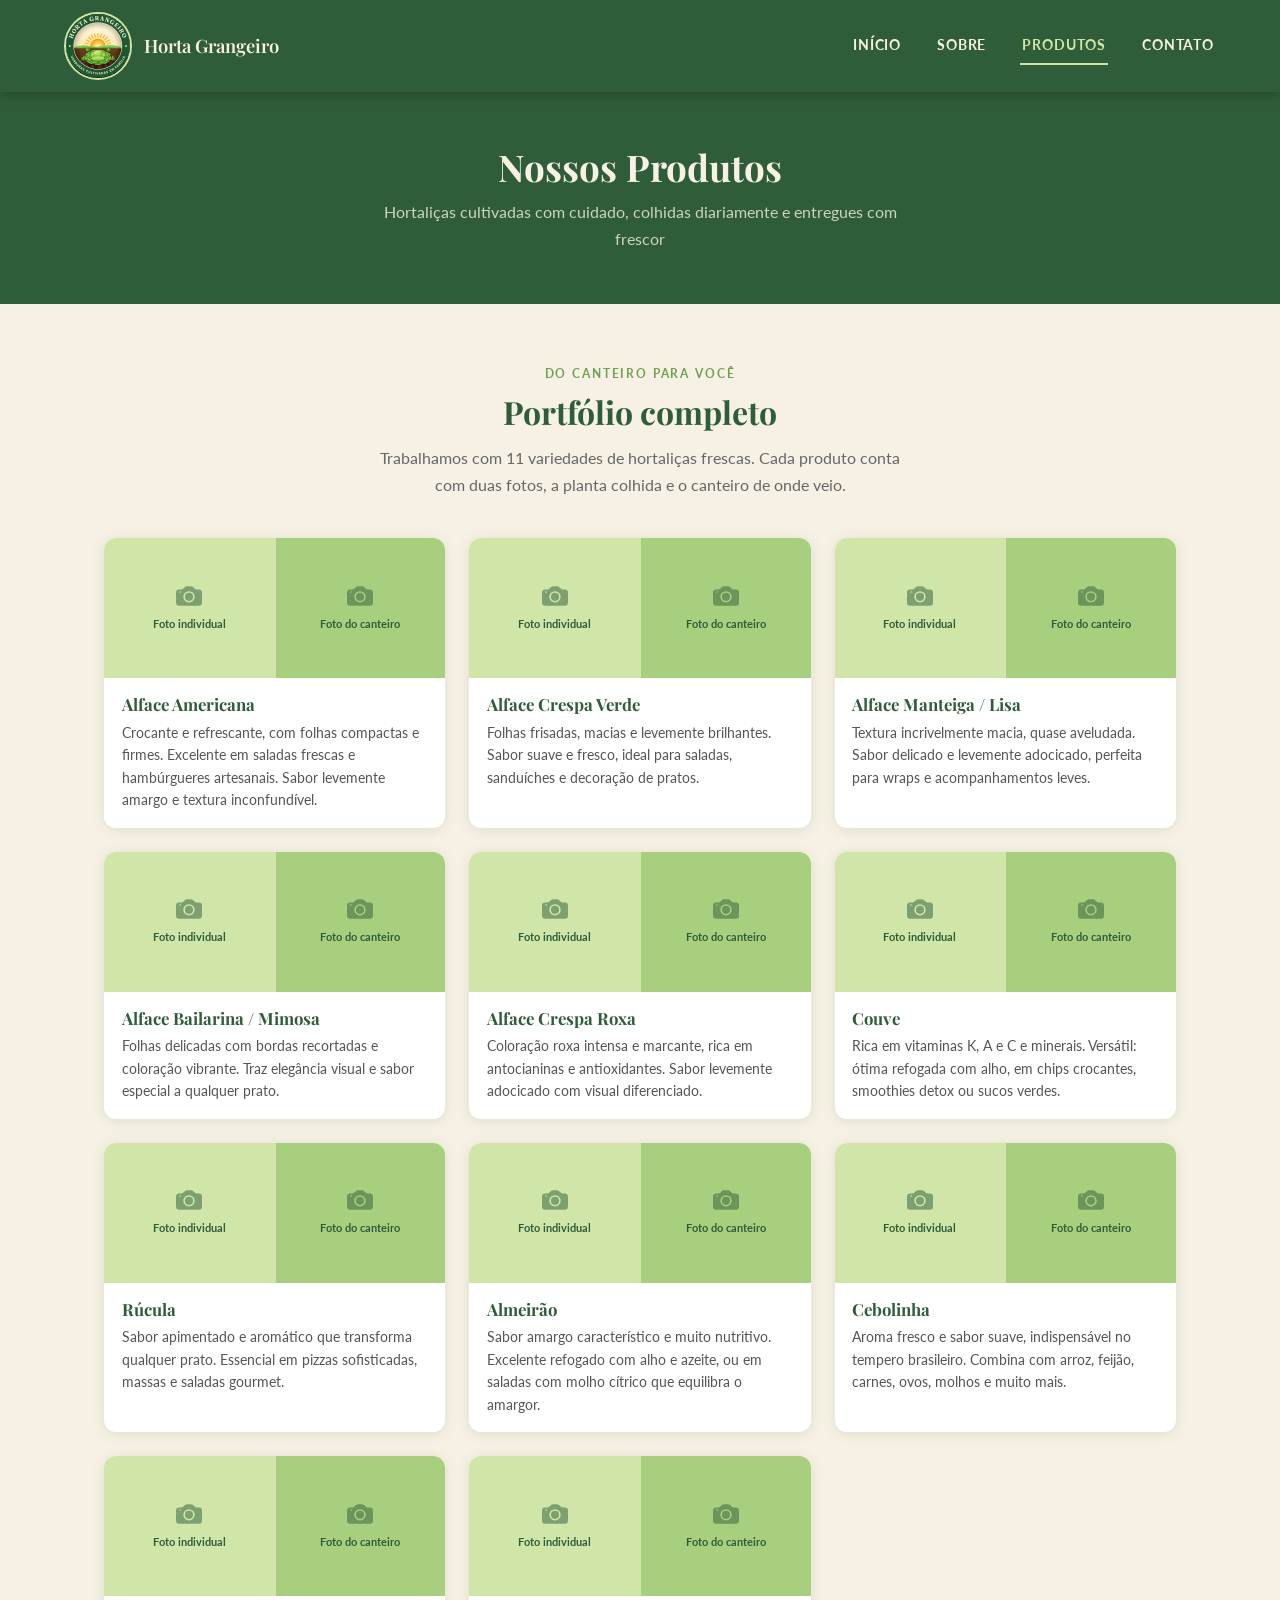
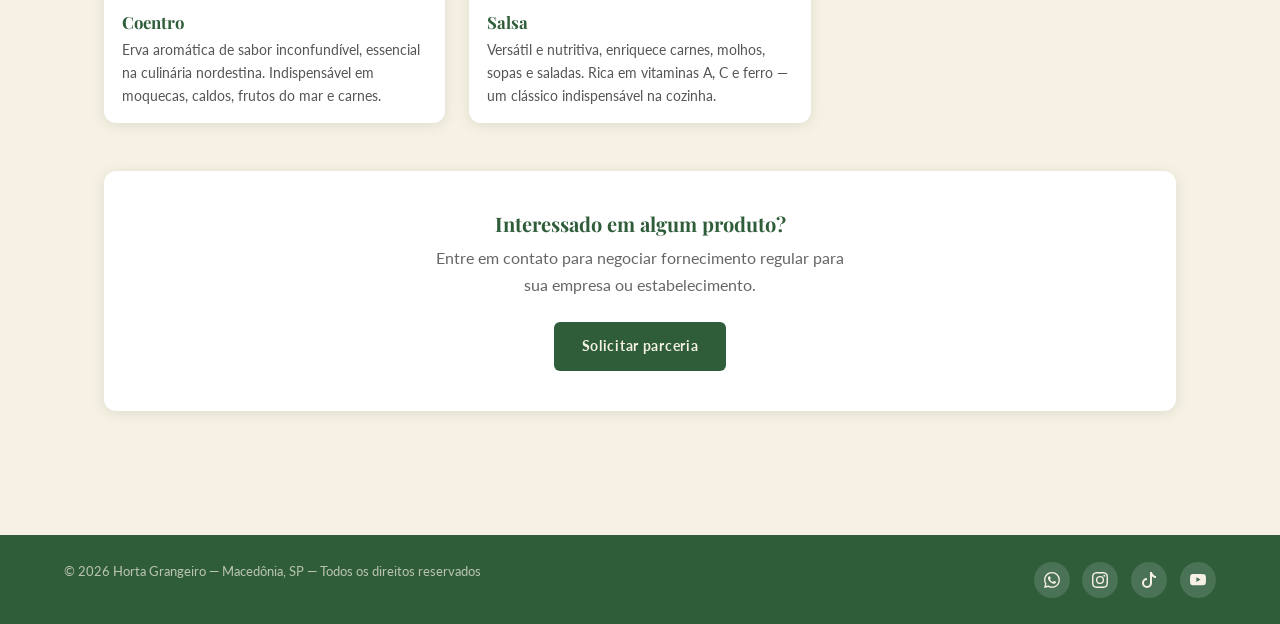
<file: produtos.html>
<!DOCTYPE html>
<html lang="pt-BR">
<head>
    <meta charset="UTF-8">
    <meta name="viewport" content="width=device-width, initial-scale=1.0">
    <title>Produtos — Horta Grangeiro</title>
    <meta name="description" content="Conheça as hortaliças da Horta Grangeiro: alfaces, couve, rúcula, almeirão, cebolinha, coentro e salsa cultivados em Macedônia, SP.">
    <link rel="icon" type="image/png" href="Assets/Imagens/Favicon/Retangulo.png">
    <link rel="stylesheet" href="Assets/Css/style.css">
    <link rel="stylesheet" href="Assets/Css/tablet.css">
    <link rel="stylesheet" href="Assets/Css/mobile.css">
</head>
<body>

    <header class="cabecalho">
        <a href="index.html" class="cabecalho-logo" aria-label="Horta Grangeiro — Voltar para a página inicial">
            <img src="Assets/Imagens/logo.jpg" alt="Logotipo Horta Grangeiro">
            <span class="cabecalho-nome">Horta Grangeiro</span>
        </a>

        <input type="checkbox" id="menu-aberto" class="menu-controle">
        <label for="menu-aberto" class="menu-botao" aria-label="Abrir ou fechar menu de navegação">
            <span></span><span></span><span></span>
        </label>

        <nav class="navegacao" aria-label="Menu principal da Horta Grangeiro">
            <a href="index.html">Início</a>
            <a href="sobre.html">Sobre</a>
            <a href="produtos.html" class="pagina-atual">Produtos</a>
            <a href="contato.html">Contato</a>
        </nav>
    </header>

    <section class="topo-pagina">
        <h1>Nossos Produtos</h1>
        <p>Hortaliças cultivadas com cuidado, colhidas diariamente e entregues com frescor</p>
    </section>

    <main class="conteudo">

        <section class="secao" aria-labelledby="catalogo-titulo">
            <header class="catalogo-titulo">
                <span class="rotulo-secao">Do canteiro para você</span>
                <h2 id="catalogo-titulo">Portfólio completo</h2>
                <p>
                    Trabalhamos com 11 variedades de hortaliças frescas.
                    Cada produto conta com duas fotos, a planta colhida e o canteiro de onde veio.
                </p>
            </header>

            <div class="grade-produtos">

                <article class="cartao-produto">
                    <figure class="cartao-fotos">
                        <div class="espaco-foto">
                            <svg viewBox="0 0 16 16" aria-hidden="true"><path d="M10.5 8.5a2.5 2.5 0 1 1-5 0 2.5 2.5 0 0 1 5 0"/><path d="M2 4a2 2 0 0 0-2 2v6a2 2 0 0 0 2 2h12a2 2 0 0 0 2-2V6a2 2 0 0 0-2-2h-1.172a2 2 0 0 1-1.414-.586l-.828-.828A2 2 0 0 0 9.172 2H6.828a2 2 0 0 0-1.414.586l-.828.828A2 2 0 0 1 3.172 4zm.5 2a.5.5 0 1 1 0-1 .5.5 0 0 1 0 1m9 2.5a3.5 3.5 0 1 1-7 0 3.5 3.5 0 0 1 7 0"/></svg>
                            <span>Foto individual</span>
                        </div>
                        <div class="espaco-foto">
                            <svg viewBox="0 0 16 16" aria-hidden="true"><path d="M10.5 8.5a2.5 2.5 0 1 1-5 0 2.5 2.5 0 0 1 5 0"/><path d="M2 4a2 2 0 0 0-2 2v6a2 2 0 0 0 2 2h12a2 2 0 0 0 2-2V6a2 2 0 0 0-2-2h-1.172a2 2 0 0 1-1.414-.586l-.828-.828A2 2 0 0 0 9.172 2H6.828a2 2 0 0 0-1.414.586l-.828.828A2 2 0 0 1 3.172 4zm.5 2a.5.5 0 1 1 0-1 .5.5 0 0 1 0 1m9 2.5a3.5 3.5 0 1 1-7 0 3.5 3.5 0 0 1 7 0"/></svg>
                            <span>Foto do canteiro</span>
                        </div>
                    </figure>
                    <div class="cartao-descricao">
                        <h3>Alface Americana</h3>
                        <p>Crocante e refrescante, com folhas compactas e firmes. Excelente em saladas frescas e hambúrgueres artesanais. Sabor levemente amargo e textura inconfundível.</p>
                    </div>
                </article>

                <article class="cartao-produto">
                    <figure class="cartao-fotos">
                        <div class="espaco-foto">
                            <svg viewBox="0 0 16 16" aria-hidden="true"><path d="M10.5 8.5a2.5 2.5 0 1 1-5 0 2.5 2.5 0 0 1 5 0"/><path d="M2 4a2 2 0 0 0-2 2v6a2 2 0 0 0 2 2h12a2 2 0 0 0 2-2V6a2 2 0 0 0-2-2h-1.172a2 2 0 0 1-1.414-.586l-.828-.828A2 2 0 0 0 9.172 2H6.828a2 2 0 0 0-1.414.586l-.828.828A2 2 0 0 1 3.172 4zm.5 2a.5.5 0 1 1 0-1 .5.5 0 0 1 0 1m9 2.5a3.5 3.5 0 1 1-7 0 3.5 3.5 0 0 1 7 0"/></svg>
                            <span>Foto individual</span>
                        </div>
                        <div class="espaco-foto">
                            <svg viewBox="0 0 16 16" aria-hidden="true"><path d="M10.5 8.5a2.5 2.5 0 1 1-5 0 2.5 2.5 0 0 1 5 0"/><path d="M2 4a2 2 0 0 0-2 2v6a2 2 0 0 0 2 2h12a2 2 0 0 0 2-2V6a2 2 0 0 0-2-2h-1.172a2 2 0 0 1-1.414-.586l-.828-.828A2 2 0 0 0 9.172 2H6.828a2 2 0 0 0-1.414.586l-.828.828A2 2 0 0 1 3.172 4zm.5 2a.5.5 0 1 1 0-1 .5.5 0 0 1 0 1m9 2.5a3.5 3.5 0 1 1-7 0 3.5 3.5 0 0 1 7 0"/></svg>
                            <span>Foto do canteiro</span>
                        </div>
                    </figure>
                    <div class="cartao-descricao">
                        <h3>Alface Crespa Verde</h3>
                        <p>Folhas frisadas, macias e levemente brilhantes. Sabor suave e fresco, ideal para saladas, sanduíches e decoração de pratos.</p>
                    </div>
                </article>

                <article class="cartao-produto">
                    <figure class="cartao-fotos">
                        <div class="espaco-foto">
                            <svg viewBox="0 0 16 16" aria-hidden="true"><path d="M10.5 8.5a2.5 2.5 0 1 1-5 0 2.5 2.5 0 0 1 5 0"/><path d="M2 4a2 2 0 0 0-2 2v6a2 2 0 0 0 2 2h12a2 2 0 0 0 2-2V6a2 2 0 0 0-2-2h-1.172a2 2 0 0 1-1.414-.586l-.828-.828A2 2 0 0 0 9.172 2H6.828a2 2 0 0 0-1.414.586l-.828.828A2 2 0 0 1 3.172 4zm.5 2a.5.5 0 1 1 0-1 .5.5 0 0 1 0 1m9 2.5a3.5 3.5 0 1 1-7 0 3.5 3.5 0 0 1 7 0"/></svg>
                            <span>Foto individual</span>
                        </div>
                        <div class="espaco-foto">
                            <svg viewBox="0 0 16 16" aria-hidden="true"><path d="M10.5 8.5a2.5 2.5 0 1 1-5 0 2.5 2.5 0 0 1 5 0"/><path d="M2 4a2 2 0 0 0-2 2v6a2 2 0 0 0 2 2h12a2 2 0 0 0 2-2V6a2 2 0 0 0-2-2h-1.172a2 2 0 0 1-1.414-.586l-.828-.828A2 2 0 0 0 9.172 2H6.828a2 2 0 0 0-1.414.586l-.828.828A2 2 0 0 1 3.172 4zm.5 2a.5.5 0 1 1 0-1 .5.5 0 0 1 0 1m9 2.5a3.5 3.5 0 1 1-7 0 3.5 3.5 0 0 1 7 0"/></svg>
                            <span>Foto do canteiro</span>
                        </div>
                    </figure>
                    <div class="cartao-descricao">
                        <h3>Alface Manteiga / Lisa</h3>
                        <p>Textura incrivelmente macia, quase aveludada. Sabor delicado e levemente adocicado, perfeita para wraps e acompanhamentos leves.</p>
                    </div>
                </article>

                <article class="cartao-produto">
                    <figure class="cartao-fotos">
                        <div class="espaco-foto">
                            <svg viewBox="0 0 16 16" aria-hidden="true"><path d="M10.5 8.5a2.5 2.5 0 1 1-5 0 2.5 2.5 0 0 1 5 0"/><path d="M2 4a2 2 0 0 0-2 2v6a2 2 0 0 0 2 2h12a2 2 0 0 0 2-2V6a2 2 0 0 0-2-2h-1.172a2 2 0 0 1-1.414-.586l-.828-.828A2 2 0 0 0 9.172 2H6.828a2 2 0 0 0-1.414.586l-.828.828A2 2 0 0 1 3.172 4zm.5 2a.5.5 0 1 1 0-1 .5.5 0 0 1 0 1m9 2.5a3.5 3.5 0 1 1-7 0 3.5 3.5 0 0 1 7 0"/></svg>
                            <span>Foto individual</span>
                        </div>
                        <div class="espaco-foto">
                            <svg viewBox="0 0 16 16" aria-hidden="true"><path d="M10.5 8.5a2.5 2.5 0 1 1-5 0 2.5 2.5 0 0 1 5 0"/><path d="M2 4a2 2 0 0 0-2 2v6a2 2 0 0 0 2 2h12a2 2 0 0 0 2-2V6a2 2 0 0 0-2-2h-1.172a2 2 0 0 1-1.414-.586l-.828-.828A2 2 0 0 0 9.172 2H6.828a2 2 0 0 0-1.414.586l-.828.828A2 2 0 0 1 3.172 4zm.5 2a.5.5 0 1 1 0-1 .5.5 0 0 1 0 1m9 2.5a3.5 3.5 0 1 1-7 0 3.5 3.5 0 0 1 7 0"/></svg>
                            <span>Foto do canteiro</span>
                        </div>
                    </figure>
                    <div class="cartao-descricao">
                        <h3>Alface Bailarina / Mimosa</h3>
                        <p>Folhas delicadas com bordas recortadas e coloração vibrante. Traz elegância visual e sabor especial a qualquer prato.</p>
                    </div>
                </article>

                <article class="cartao-produto">
                    <figure class="cartao-fotos">
                        <div class="espaco-foto">
                            <svg viewBox="0 0 16 16" aria-hidden="true"><path d="M10.5 8.5a2.5 2.5 0 1 1-5 0 2.5 2.5 0 0 1 5 0"/><path d="M2 4a2 2 0 0 0-2 2v6a2 2 0 0 0 2 2h12a2 2 0 0 0 2-2V6a2 2 0 0 0-2-2h-1.172a2 2 0 0 1-1.414-.586l-.828-.828A2 2 0 0 0 9.172 2H6.828a2 2 0 0 0-1.414.586l-.828.828A2 2 0 0 1 3.172 4zm.5 2a.5.5 0 1 1 0-1 .5.5 0 0 1 0 1m9 2.5a3.5 3.5 0 1 1-7 0 3.5 3.5 0 0 1 7 0"/></svg>
                            <span>Foto individual</span>
                        </div>
                        <div class="espaco-foto">
                            <svg viewBox="0 0 16 16" aria-hidden="true"><path d="M10.5 8.5a2.5 2.5 0 1 1-5 0 2.5 2.5 0 0 1 5 0"/><path d="M2 4a2 2 0 0 0-2 2v6a2 2 0 0 0 2 2h12a2 2 0 0 0 2-2V6a2 2 0 0 0-2-2h-1.172a2 2 0 0 1-1.414-.586l-.828-.828A2 2 0 0 0 9.172 2H6.828a2 2 0 0 0-1.414.586l-.828.828A2 2 0 0 1 3.172 4zm.5 2a.5.5 0 1 1 0-1 .5.5 0 0 1 0 1m9 2.5a3.5 3.5 0 1 1-7 0 3.5 3.5 0 0 1 7 0"/></svg>
                            <span>Foto do canteiro</span>
                        </div>
                    </figure>
                    <div class="cartao-descricao">
                        <h3>Alface Crespa Roxa</h3>
                        <p>Coloração roxa intensa e marcante, rica em antocianinas e antioxidantes. Sabor levemente adocicado com visual diferenciado.</p>
                    </div>
                </article>

                <article class="cartao-produto">
                    <figure class="cartao-fotos">
                        <div class="espaco-foto">
                            <svg viewBox="0 0 16 16" aria-hidden="true"><path d="M10.5 8.5a2.5 2.5 0 1 1-5 0 2.5 2.5 0 0 1 5 0"/><path d="M2 4a2 2 0 0 0-2 2v6a2 2 0 0 0 2 2h12a2 2 0 0 0 2-2V6a2 2 0 0 0-2-2h-1.172a2 2 0 0 1-1.414-.586l-.828-.828A2 2 0 0 0 9.172 2H6.828a2 2 0 0 0-1.414.586l-.828.828A2 2 0 0 1 3.172 4zm.5 2a.5.5 0 1 1 0-1 .5.5 0 0 1 0 1m9 2.5a3.5 3.5 0 1 1-7 0 3.5 3.5 0 0 1 7 0"/></svg>
                            <span>Foto individual</span>
                        </div>
                        <div class="espaco-foto">
                            <svg viewBox="0 0 16 16" aria-hidden="true"><path d="M10.5 8.5a2.5 2.5 0 1 1-5 0 2.5 2.5 0 0 1 5 0"/><path d="M2 4a2 2 0 0 0-2 2v6a2 2 0 0 0 2 2h12a2 2 0 0 0 2-2V6a2 2 0 0 0-2-2h-1.172a2 2 0 0 1-1.414-.586l-.828-.828A2 2 0 0 0 9.172 2H6.828a2 2 0 0 0-1.414.586l-.828.828A2 2 0 0 1 3.172 4zm.5 2a.5.5 0 1 1 0-1 .5.5 0 0 1 0 1m9 2.5a3.5 3.5 0 1 1-7 0 3.5 3.5 0 0 1 7 0"/></svg>
                            <span>Foto do canteiro</span>
                        </div>
                    </figure>
                    <div class="cartao-descricao">
                        <h3>Couve</h3>
                        <p>Rica em vitaminas K, A e C e minerais. Versátil: ótima refogada com alho, em chips crocantes, smoothies detox ou sucos verdes.</p>
                    </div>
                </article>

                <article class="cartao-produto">
                    <figure class="cartao-fotos">
                        <div class="espaco-foto">
                            <svg viewBox="0 0 16 16" aria-hidden="true"><path d="M10.5 8.5a2.5 2.5 0 1 1-5 0 2.5 2.5 0 0 1 5 0"/><path d="M2 4a2 2 0 0 0-2 2v6a2 2 0 0 0 2 2h12a2 2 0 0 0 2-2V6a2 2 0 0 0-2-2h-1.172a2 2 0 0 1-1.414-.586l-.828-.828A2 2 0 0 0 9.172 2H6.828a2 2 0 0 0-1.414.586l-.828.828A2 2 0 0 1 3.172 4zm.5 2a.5.5 0 1 1 0-1 .5.5 0 0 1 0 1m9 2.5a3.5 3.5 0 1 1-7 0 3.5 3.5 0 0 1 7 0"/></svg>
                            <span>Foto individual</span>
                        </div>
                        <div class="espaco-foto">
                            <svg viewBox="0 0 16 16" aria-hidden="true"><path d="M10.5 8.5a2.5 2.5 0 1 1-5 0 2.5 2.5 0 0 1 5 0"/><path d="M2 4a2 2 0 0 0-2 2v6a2 2 0 0 0 2 2h12a2 2 0 0 0 2-2V6a2 2 0 0 0-2-2h-1.172a2 2 0 0 1-1.414-.586l-.828-.828A2 2 0 0 0 9.172 2H6.828a2 2 0 0 0-1.414.586l-.828.828A2 2 0 0 1 3.172 4zm.5 2a.5.5 0 1 1 0-1 .5.5 0 0 1 0 1m9 2.5a3.5 3.5 0 1 1-7 0 3.5 3.5 0 0 1 7 0"/></svg>
                            <span>Foto do canteiro</span>
                        </div>
                    </figure>
                    <div class="cartao-descricao">
                        <h3>Rúcula</h3>
                        <p>Sabor apimentado e aromático que transforma qualquer prato. Essencial em pizzas sofisticadas, massas e saladas gourmet.</p>
                    </div>
                </article>

                <article class="cartao-produto">
                    <figure class="cartao-fotos">
                        <div class="espaco-foto">
                            <svg viewBox="0 0 16 16" aria-hidden="true"><path d="M10.5 8.5a2.5 2.5 0 1 1-5 0 2.5 2.5 0 0 1 5 0"/><path d="M2 4a2 2 0 0 0-2 2v6a2 2 0 0 0 2 2h12a2 2 0 0 0 2-2V6a2 2 0 0 0-2-2h-1.172a2 2 0 0 1-1.414-.586l-.828-.828A2 2 0 0 0 9.172 2H6.828a2 2 0 0 0-1.414.586l-.828.828A2 2 0 0 1 3.172 4zm.5 2a.5.5 0 1 1 0-1 .5.5 0 0 1 0 1m9 2.5a3.5 3.5 0 1 1-7 0 3.5 3.5 0 0 1 7 0"/></svg>
                            <span>Foto individual</span>
                        </div>
                        <div class="espaco-foto">
                            <svg viewBox="0 0 16 16" aria-hidden="true"><path d="M10.5 8.5a2.5 2.5 0 1 1-5 0 2.5 2.5 0 0 1 5 0"/><path d="M2 4a2 2 0 0 0-2 2v6a2 2 0 0 0 2 2h12a2 2 0 0 0 2-2V6a2 2 0 0 0-2-2h-1.172a2 2 0 0 1-1.414-.586l-.828-.828A2 2 0 0 0 9.172 2H6.828a2 2 0 0 0-1.414.586l-.828.828A2 2 0 0 1 3.172 4zm.5 2a.5.5 0 1 1 0-1 .5.5 0 0 1 0 1m9 2.5a3.5 3.5 0 1 1-7 0 3.5 3.5 0 0 1 7 0"/></svg>
                            <span>Foto do canteiro</span>
                        </div>
                    </figure>
                    <div class="cartao-descricao">
                        <h3>Almeirão</h3>
                        <p>Sabor amargo característico e muito nutritivo. Excelente refogado com alho e azeite, ou em saladas com molho cítrico que equilibra o amargor.</p>
                    </div>
                </article>

                <article class="cartao-produto">
                    <figure class="cartao-fotos">
                        <div class="espaco-foto">
                            <svg viewBox="0 0 16 16" aria-hidden="true"><path d="M10.5 8.5a2.5 2.5 0 1 1-5 0 2.5 2.5 0 0 1 5 0"/><path d="M2 4a2 2 0 0 0-2 2v6a2 2 0 0 0 2 2h12a2 2 0 0 0 2-2V6a2 2 0 0 0-2-2h-1.172a2 2 0 0 1-1.414-.586l-.828-.828A2 2 0 0 0 9.172 2H6.828a2 2 0 0 0-1.414.586l-.828.828A2 2 0 0 1 3.172 4zm.5 2a.5.5 0 1 1 0-1 .5.5 0 0 1 0 1m9 2.5a3.5 3.5 0 1 1-7 0 3.5 3.5 0 0 1 7 0"/></svg>
                            <span>Foto individual</span>
                        </div>
                        <div class="espaco-foto">
                            <svg viewBox="0 0 16 16" aria-hidden="true"><path d="M10.5 8.5a2.5 2.5 0 1 1-5 0 2.5 2.5 0 0 1 5 0"/><path d="M2 4a2 2 0 0 0-2 2v6a2 2 0 0 0 2 2h12a2 2 0 0 0 2-2V6a2 2 0 0 0-2-2h-1.172a2 2 0 0 1-1.414-.586l-.828-.828A2 2 0 0 0 9.172 2H6.828a2 2 0 0 0-1.414.586l-.828.828A2 2 0 0 1 3.172 4zm.5 2a.5.5 0 1 1 0-1 .5.5 0 0 1 0 1m9 2.5a3.5 3.5 0 1 1-7 0 3.5 3.5 0 0 1 7 0"/></svg>
                            <span>Foto do canteiro</span>
                        </div>
                    </figure>
                    <div class="cartao-descricao">
                        <h3>Cebolinha</h3>
                        <p>Aroma fresco e sabor suave, indispensável no tempero brasileiro. Combina com arroz, feijão, carnes, ovos, molhos e muito mais.</p>
                    </div>
                </article>

                <article class="cartao-produto">
                    <figure class="cartao-fotos">
                        <div class="espaco-foto">
                            <svg viewBox="0 0 16 16" aria-hidden="true"><path d="M10.5 8.5a2.5 2.5 0 1 1-5 0 2.5 2.5 0 0 1 5 0"/><path d="M2 4a2 2 0 0 0-2 2v6a2 2 0 0 0 2 2h12a2 2 0 0 0 2-2V6a2 2 0 0 0-2-2h-1.172a2 2 0 0 1-1.414-.586l-.828-.828A2 2 0 0 0 9.172 2H6.828a2 2 0 0 0-1.414.586l-.828.828A2 2 0 0 1 3.172 4zm.5 2a.5.5 0 1 1 0-1 .5.5 0 0 1 0 1m9 2.5a3.5 3.5 0 1 1-7 0 3.5 3.5 0 0 1 7 0"/></svg>
                            <span>Foto individual</span>
                        </div>
                        <div class="espaco-foto">
                            <svg viewBox="0 0 16 16" aria-hidden="true"><path d="M10.5 8.5a2.5 2.5 0 1 1-5 0 2.5 2.5 0 0 1 5 0"/><path d="M2 4a2 2 0 0 0-2 2v6a2 2 0 0 0 2 2h12a2 2 0 0 0 2-2V6a2 2 0 0 0-2-2h-1.172a2 2 0 0 1-1.414-.586l-.828-.828A2 2 0 0 0 9.172 2H6.828a2 2 0 0 0-1.414.586l-.828.828A2 2 0 0 1 3.172 4zm.5 2a.5.5 0 1 1 0-1 .5.5 0 0 1 0 1m9 2.5a3.5 3.5 0 1 1-7 0 3.5 3.5 0 0 1 7 0"/></svg>
                            <span>Foto do canteiro</span>
                        </div>
                    </figure>
                    <div class="cartao-descricao">
                        <h3>Coentro</h3>
                        <p>Erva aromática de sabor inconfundível, essencial na culinária nordestina. Indispensável em moquecas, caldos, frutos do mar e carnes.</p>
                    </div>
                </article>

                <article class="cartao-produto">
                    <figure class="cartao-fotos">
                        <div class="espaco-foto">
                            <svg viewBox="0 0 16 16" aria-hidden="true"><path d="M10.5 8.5a2.5 2.5 0 1 1-5 0 2.5 2.5 0 0 1 5 0"/><path d="M2 4a2 2 0 0 0-2 2v6a2 2 0 0 0 2 2h12a2 2 0 0 0 2-2V6a2 2 0 0 0-2-2h-1.172a2 2 0 0 1-1.414-.586l-.828-.828A2 2 0 0 0 9.172 2H6.828a2 2 0 0 0-1.414.586l-.828.828A2 2 0 0 1 3.172 4zm.5 2a.5.5 0 1 1 0-1 .5.5 0 0 1 0 1m9 2.5a3.5 3.5 0 1 1-7 0 3.5 3.5 0 0 1 7 0"/></svg>
                            <span>Foto individual</span>
                        </div>
                        <div class="espaco-foto">
                            <svg viewBox="0 0 16 16" aria-hidden="true"><path d="M10.5 8.5a2.5 2.5 0 1 1-5 0 2.5 2.5 0 0 1 5 0"/><path d="M2 4a2 2 0 0 0-2 2v6a2 2 0 0 0 2 2h12a2 2 0 0 0 2-2V6a2 2 0 0 0-2-2h-1.172a2 2 0 0 1-1.414-.586l-.828-.828A2 2 0 0 0 9.172 2H6.828a2 2 0 0 0-1.414.586l-.828.828A2 2 0 0 1 3.172 4zm.5 2a.5.5 0 1 1 0-1 .5.5 0 0 1 0 1m9 2.5a3.5 3.5 0 1 1-7 0 3.5 3.5 0 0 1 7 0"/></svg>
                            <span>Foto do canteiro</span>
                        </div>
                    </figure>
                    <div class="cartao-descricao">
                        <h3>Salsa</h3>
                        <p>Versátil e nutritiva, enriquece carnes, molhos, sopas e saladas. Rica em vitaminas A, C e ferro — um clássico indispensável na cozinha.</p>
                    </div>
                </article>

            </div>

            <aside class="caixa-interesse">
                <h3>Interessado em algum produto?</h3>
                <p>
                    Entre em contato para negociar fornecimento regular para sua empresa ou estabelecimento.
                </p>
                <a href="contato.html" class="botao botao-verde">Solicitar parceria</a>
            </aside>

        </section>

    </main>

    <footer class="rodape">
        <div class="rodape-conteudo">
            <p class="rodape-direitos">
                &copy; 2026 Horta Grangeiro &mdash; Macedônia, SP &mdash; Todos os direitos reservados
            </p>
            <nav class="rodape-redes" aria-label="Redes sociais da Horta Grangeiro">
                <a href="https://wa.me/5517997352377" class="link-rede-social" aria-label="WhatsApp da Horta Grangeiro" target="_blank" rel="noopener noreferrer">
                    <svg viewBox="0 0 16 16" aria-hidden="true"><path d="M13.601 2.326A7.85 7.85 0 0 0 7.994 0C3.627 0 .068 3.558.064 7.926c0 1.399.366 2.76 1.057 3.965L0 16l4.204-1.102a7.9 7.9 0 0 0 3.79.965h.004c4.368 0 7.926-3.558 7.93-7.93A7.9 7.9 0 0 0 13.6 2.326zM7.994 14.521a6.6 6.6 0 0 1-3.356-.92l-.24-.144-2.494.654.666-2.433-.156-.251a6.56 6.56 0 0 1-1.007-3.505c0-3.626 2.957-6.584 6.591-6.584a6.56 6.56 0 0 1 4.66 1.931 6.56 6.56 0 0 1 1.928 4.66c-.004 3.639-2.961 6.592-6.592 6.592m3.615-4.934c-.197-.099-1.17-.578-1.353-.646-.182-.065-.315-.099-.445.099-.133.197-.513.646-.627.775-.114.133-.232.148-.43.05-.197-.1-.836-.308-1.592-.985-.59-.525-.985-1.175-1.103-1.372-.114-.198-.011-.304.088-.403.087-.088.197-.232.296-.346.1-.114.133-.198.198-.33.065-.134.034-.248-.015-.347-.05-.099-.445-1.076-.612-1.47-.16-.389-.323-.335-.445-.34-.114-.007-.247-.007-.38-.007a.73.73 0 0 0-.529.247c-.182.198-.691.677-.691 1.654s.71 1.916.81 2.049c.098.133 1.394 2.132 3.383 2.992.47.205.84.326 1.129.418.475.152.904.129 1.246.08.38-.058 1.171-.48 1.338-.943.164-.464.164-.86.114-.943-.049-.084-.182-.133-.38-.232"/></svg>
                </a>
                <a href="https://www.instagram.com/hortagrangeiro?obrf=MWZiNzkzaWNvMmhsYw==" class="link-rede-social" aria-label="Instagram da Horta Grangeiro" target="_blank" rel="noopener noreferrer">
                    <svg viewBox="0 0 16 16" aria-hidden="true"><path d="M8 0C5.829 0 5.556.01 4.703.048 3.85.088 3.269.222 2.76.42a3.9 3.9 0 0 0-1.417.923A3.9 3.9 0 0 0 .42 2.76C.222 3.268.087 3.85.048 4.7.01 5.555 0 5.827 0 8.001c0 2.172.01 2.444.048 3.297.04.852.174 1.433.372 1.942.205.526.478.972.923 1.417.444.445.89.719 1.416.923.51.198 1.09.333 1.942.372C5.555 15.99 5.827 16 8 16s2.444-.01 3.298-.048c.851-.04 1.434-.174 1.943-.372a3.9 3.9 0 0 0 1.416-.923c.445-.445.718-.891.923-1.417.197-.509.332-1.09.372-1.942C15.99 10.445 16 10.173 16 8s-.01-2.445-.048-3.299c-.04-.851-.175-1.433-.372-1.941a3.9 3.9 0 0 0-.923-1.417A3.9 3.9 0 0 0 13.24.42c-.51-.198-1.092-.333-1.943-.372C10.443.01 10.172 0 7.998 0zm-.717 1.442h.718c2.136 0 2.389.007 3.232.046.78.035 1.204.166 1.486.275.373.145.64.319.92.599s.453.546.598.92c.11.281.24.705.275 1.485.039.843.047 1.096.047 3.231s-.008 2.389-.047 3.232c-.035.78-.166 1.203-.275 1.485a2.5 2.5 0 0 1-.599.919c-.28.28-.546.453-.92.598-.28.11-.704.24-1.485.276-.843.038-1.096.047-3.232.047s-2.39-.009-3.233-.047c-.78-.036-1.203-.166-1.485-.276a2.5 2.5 0 0 1-.92-.598 2.5 2.5 0 0 1-.6-.92c-.109-.281-.24-.705-.275-1.485-.038-.843-.046-1.096-.046-3.233s.008-2.388.046-3.231c.036-.78.166-1.204.276-1.486.145-.373.319-.64.599-.92s.546-.453.92-.598c.282-.11.705-.24 1.485-.276.738-.034 1.024-.044 2.515-.045zm4.988 1.328a.96.96 0 1 0 0 1.92.96.96 0 0 0 0-1.92m-4.27 1.122a4.109 4.109 0 1 0 0 8.217 4.109 4.109 0 0 0 0-8.217m0 1.441a2.667 2.667 0 1 1 0 5.334 2.667 2.667 0 0 1 0-5.334"/></svg>
                </a>
                <a href="https://www.tiktok.com/@hortagrangeiro" class="link-rede-social" aria-label="TikTok da Horta Grangeiro" target="_blank" rel="noopener noreferrer">
                    <svg viewBox="0 0 16 16" aria-hidden="true"><path d="M9 0h1.98c.144.715.54 1.617 1.235 2.512C12.895 3.389 13.797 4 15 4v2c-1.753 0-3.07-.814-4-1.829V11a5 5 0 1 1-5-5v2a3 3 0 1 0 3 3z"/></svg>
                </a>
                <a href="https://www.youtube.com/@HortaGrangeiro" class="link-rede-social" aria-label="YouTube da Horta Grangeiro" target="_blank" rel="noopener noreferrer">
                    <svg viewBox="0 0 16 16" aria-hidden="true"><path d="M8.051 1.999h.089c.822.003 4.987.033 6.11.335a2.01 2.01 0 0 1 1.415 1.42c.101.38.172.883.22 1.402l.01.104.022.26.008.104c.065.914.073 1.77.074 1.957v.075c-.001.194-.01 1.108-.082 2.06l-.008.105-.009.104c-.05.572-.124 1.14-.235 1.558a2.01 2.01 0 0 1-1.415 1.42c-1.16.312-5.569.334-6.18.335h-.142c-.309 0-1.587-.006-2.927-.052l-.17-.006-.087-.004-.171-.007-.171-.007c-1.11-.049-2.167-.128-2.654-.26a2.01 2.01 0 0 1-1.415-1.419c-.111-.417-.185-.986-.235-1.558L.09 9.82l-.008-.104A31 31 0 0 1 0 7.68v-.123c.002-.215.01-.958.064-1.778l.007-.103.003-.052.008-.104.022-.26.01-.104c.048-.519.119-1.023.22-1.402a2.01 2.01 0 0 1 1.415-1.42c.487-.13 1.544-.21 2.654-.26l.17-.007.172-.006.086-.003.171-.007A100 100 0 0 1 7.858 2zM6.4 5.209v4.818l4.157-2.408z"/></svg>
                </a>
            </nav>
        </div>
    </footer>

</body>
</html>
</file>
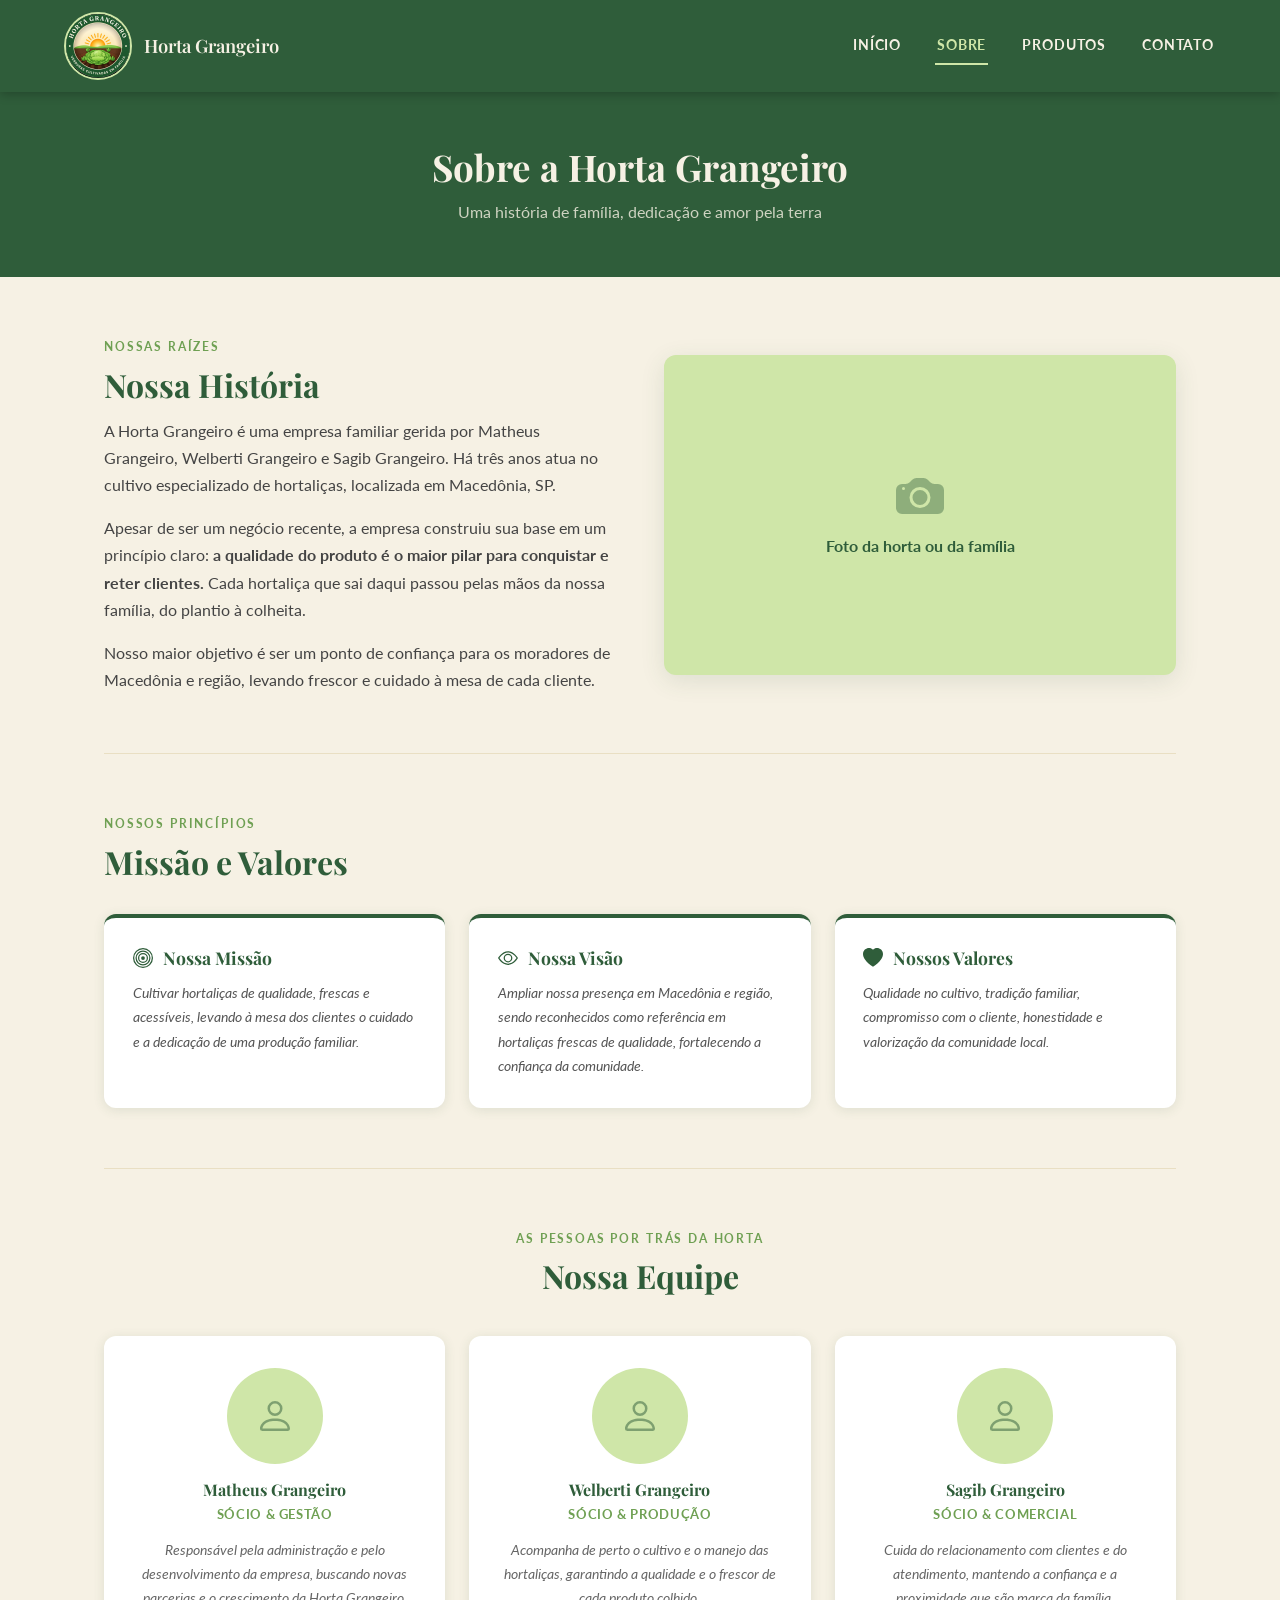
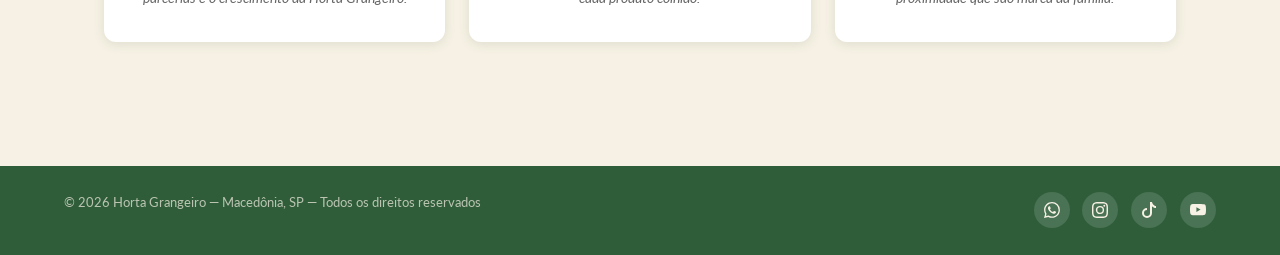
<file: sobre.html>
<!DOCTYPE html>
<html lang="pt-BR">
<head>
    <meta charset="UTF-8">
    <meta name="viewport" content="width=device-width, initial-scale=1.0">
    <title>Sobre — Horta Grangeiro</title>
    <meta name="description" content="Conheça a história da Horta Grangeiro, uma empresa familiar de hortaliças localizada em Macedônia, SP.">
    <link rel="icon" type="image/png" href="Assets/Imagens/Favicon/Retangulo.png">
    <link rel="stylesheet" href="Assets/Css/style.css">
    <link rel="stylesheet" href="Assets/Css/tablet.css">
    <link rel="stylesheet" href="Assets/Css/mobile.css">
</head>
<body>

    <header class="cabecalho">
        <a href="index.html" class="cabecalho-logo" aria-label="Horta Grangeiro — Voltar para a página inicial">
            <img src="Assets/Imagens/logo.jpg" alt="Logotipo Horta Grangeiro">
            <span class="cabecalho-nome">Horta Grangeiro</span>
        </a>

        <input type="checkbox" id="menu-aberto" class="menu-controle">
        <label for="menu-aberto" class="menu-botao" aria-label="Abrir ou fechar menu de navegação">
            <span></span><span></span><span></span>
        </label>

        <nav class="navegacao" aria-label="Menu principal da Horta Grangeiro">
            <a href="index.html">Início</a>
            <a href="sobre.html" class="pagina-atual">Sobre</a>
            <a href="produtos.html">Produtos</a>
            <a href="contato.html">Contato</a>
        </nav>
    </header>

    <section class="topo-pagina">
        <h1>Sobre a Horta Grangeiro</h1>
        <p>Uma história de família, dedicação e amor pela terra</p>
    </section>

    <main class="conteudo">

        <section class="secao" aria-labelledby="historia-titulo">
            <div class="historia-horta">
                <div class="historia-texto">
                    <span class="rotulo-secao">Nossas raízes</span>
                    <h2 id="historia-titulo">Nossa História</h2>
                    <p>
                        A Horta Grangeiro é uma empresa familiar gerida por
                        Matheus Grangeiro, Welberti Grangeiro e Sagib Grangeiro.
                        Há três anos atua no cultivo especializado de hortaliças,
                        localizada em Macedônia, SP.
                    </p>
                    <p>
                        Apesar de ser um negócio recente, a empresa construiu sua base
                        em um princípio claro: <strong>a qualidade do produto é o maior
                        pilar para conquistar e reter clientes.</strong> Cada hortaliça
                        que sai daqui passou pelas mãos da nossa família, do plantio
                        à colheita.
                    </p>
                    <p>
                        Nosso maior objetivo é ser um ponto de confiança para os
                        moradores de Macedônia e região, levando frescor e cuidado
                        à mesa de cada cliente.
                    </p>
                </div>
                <figure class="historia-foto">
                    <div class="espaco-foto-grande">
                        <div>
                            <svg viewBox="0 0 16 16" width="48" height="48" class="icone-espaco-foto" aria-hidden="true"><path d="M10.5 8.5a2.5 2.5 0 1 1-5 0 2.5 2.5 0 0 1 5 0"/><path d="M2 4a2 2 0 0 0-2 2v6a2 2 0 0 0 2 2h12a2 2 0 0 0 2-2V6a2 2 0 0 0-2-2h-1.172a2 2 0 0 1-1.414-.586l-.828-.828A2 2 0 0 0 9.172 2H6.828a2 2 0 0 0-1.414.586l-.828.828A2 2 0 0 1 3.172 4zm.5 2a.5.5 0 1 1 0-1 .5.5 0 0 1 0 1m9 2.5a3.5 3.5 0 1 1-7 0 3.5 3.5 0 0 1 7 0"/></svg>
                            Foto da horta ou da família
                        </div>
                    </div>
                </figure>
            </div>
        </section>

        <section class="secao" aria-labelledby="titulo-missao">
            <span class="rotulo-secao">Nossos princípios</span>
            <h2 id="titulo-missao">Missão e Valores</h2>

            <div class="grade-missao">

                <article class="cartao-missao">
                    <h3>
                        <svg viewBox="0 0 16 16" width="20" height="20" class="icone-cartao" aria-hidden="true"><path d="M8 15A7 7 0 1 1 8 1a7 7 0 0 1 0 14m0 1A8 8 0 1 0 8 0a8 8 0 0 0 0 16"/><path d="M8 13A5 5 0 1 1 8 3a5 5 0 0 1 0 10m0 1A6 6 0 1 0 8 2a6 6 0 0 0 0 12"/><path d="M8 11a3 3 0 1 1 0-6 3 3 0 0 1 0 6m0 1a4 4 0 1 0 0-8 4 4 0 0 0 0 8"/><path d="M9.5 8a1.5 1.5 0 1 1-3 0 1.5 1.5 0 0 1 3 0"/></svg>
                        Nossa Missão
                    </h3>
                    <p>
                        Cultivar hortaliças de qualidade, frescas e acessíveis,
                        levando à mesa dos clientes o cuidado e a dedicação
                        de uma produção familiar.
                    </p>
                </article>

                <article class="cartao-missao">
                    <h3>
                        <svg viewBox="0 0 16 16" width="20" height="20" class="icone-cartao" aria-hidden="true"><path d="M16 8s-3-5.5-8-5.5S0 8 0 8s3 5.5 8 5.5S16 8 16 8M1.173 8a13 13 0 0 1 1.66-2.043C4.12 4.668 5.88 3.5 8 3.5s3.879 1.168 5.168 2.457A13 13 0 0 1 14.828 8q-.086.13-.195.288c-.335.48-.83 1.12-1.465 1.755C11.879 11.332 10.119 12.5 8 12.5s-3.879-1.168-5.168-2.457A13 13 0 0 1 1.172 8z"/><path d="M8 5.5a2.5 2.5 0 1 0 0 5 2.5 2.5 0 0 0 0-5M4.5 8a3.5 3.5 0 1 1 7 0 3.5 3.5 0 0 1-7 0"/></svg>
                        Nossa Visão
                    </h3>
                    <p>
                        Ampliar nossa presença em Macedônia e região, sendo reconhecidos
                        como referência em hortaliças frescas de qualidade, fortalecendo
                        a confiança da comunidade.
                    </p>
                </article>

                <article class="cartao-missao">
                    <h3>
                        <svg viewBox="0 0 16 16" width="20" height="20" class="icone-cartao" aria-hidden="true"><path d="M8 1.314C12.438-3.248 23.534 4.735 8 15-7.534 4.736 3.562-3.248 8 1.314"/></svg>
                        Nossos Valores
                    </h3>
                    <p>
                        Qualidade no cultivo, tradição familiar, compromisso com
                        o cliente, honestidade e valorização da comunidade local.
                    </p>
                </article>
            </div>
        </section>

        <section class="secao" aria-labelledby="equipe-titulo">
            <header class="titulo-equipe">
                <span class="rotulo-secao">As pessoas por trás da horta</span>
                <h2 id="equipe-titulo">Nossa Equipe</h2>
            </header>

            <div class="grade-equipe">

                <article class="cartao-membro">
                    <figure class="membro-foto">
                        <svg viewBox="0 0 16 16" aria-hidden="true"><path d="M8 8a3 3 0 1 0 0-6 3 3 0 0 0 0 6m2-3a2 2 0 1 1-4 0 2 2 0 0 1 4 0m4 8c0 1-1 1-1 1H3s-1 0-1-1 1-4 6-4 6 3 6 4m-1-.004c-.001-.246-.154-.986-.832-1.664C11.516 10.68 10.289 10 8 10s-3.516.68-4.168 1.332c-.678.678-.83 1.418-.832 1.664z"/></svg>
                    </figure>
                    <h3>Matheus Grangeiro</h3>
                    <span class="membro-cargo">Sócio &amp; Gestão</span>
                    <p>Responsável pela administração e pelo desenvolvimento da empresa, buscando novas parcerias e o crescimento da Horta Grangeiro.</p>
                </article>

                <article class="cartao-membro">
                    <figure class="membro-foto">
                        <svg viewBox="0 0 16 16" aria-hidden="true"><path d="M8 8a3 3 0 1 0 0-6 3 3 0 0 0 0 6m2-3a2 2 0 1 1-4 0 2 2 0 0 1 4 0m4 8c0 1-1 1-1 1H3s-1 0-1-1 1-4 6-4 6 3 6 4m-1-.004c-.001-.246-.154-.986-.832-1.664C11.516 10.68 10.289 10 8 10s-3.516.68-4.168 1.332c-.678.678-.83 1.418-.832 1.664z"/></svg>
                    </figure>
                    <h3>Welberti Grangeiro</h3>
                    <span class="membro-cargo">Sócio &amp; Produção</span>
                    <p>Acompanha de perto o cultivo e o manejo das hortaliças, garantindo a qualidade e o frescor de cada produto colhido.</p>
                </article>

                <article class="cartao-membro">
                    <figure class="membro-foto">
                        <svg viewBox="0 0 16 16" aria-hidden="true"><path d="M8 8a3 3 0 1 0 0-6 3 3 0 0 0 0 6m2-3a2 2 0 1 1-4 0 2 2 0 0 1 4 0m4 8c0 1-1 1-1 1H3s-1 0-1-1 1-4 6-4 6 3 6 4m-1-.004c-.001-.246-.154-.986-.832-1.664C11.516 10.68 10.289 10 8 10s-3.516.68-4.168 1.332c-.678.678-.83 1.418-.832 1.664z"/></svg>
                    </figure>
                    <h3>Sagib Grangeiro</h3>
                    <span class="membro-cargo">Sócio &amp; Comercial</span>
                    <p>Cuida do relacionamento com clientes e do atendimento, mantendo a confiança e a proximidade que são marca da família.</p>
                </article>

            </div>
        </section>

    </main>

    <footer class="rodape">
        <div class="rodape-conteudo">
            <p class="rodape-direitos">
                &copy; 2026 Horta Grangeiro &mdash; Macedônia, SP &mdash; Todos os direitos reservados
            </p>
            <nav class="rodape-redes" aria-label="Redes sociais da Horta Grangeiro">
                <a href="https://wa.me/5517997352377" class="link-rede-social" aria-label="WhatsApp da Horta Grangeiro" target="_blank" rel="noopener noreferrer">
                    <svg viewBox="0 0 16 16" aria-hidden="true"><path d="M13.601 2.326A7.85 7.85 0 0 0 7.994 0C3.627 0 .068 3.558.064 7.926c0 1.399.366 2.76 1.057 3.965L0 16l4.204-1.102a7.9 7.9 0 0 0 3.79.965h.004c4.368 0 7.926-3.558 7.93-7.93A7.9 7.9 0 0 0 13.6 2.326zM7.994 14.521a6.6 6.6 0 0 1-3.356-.92l-.24-.144-2.494.654.666-2.433-.156-.251a6.56 6.56 0 0 1-1.007-3.505c0-3.626 2.957-6.584 6.591-6.584a6.56 6.56 0 0 1 4.66 1.931 6.56 6.56 0 0 1 1.928 4.66c-.004 3.639-2.961 6.592-6.592 6.592m3.615-4.934c-.197-.099-1.17-.578-1.353-.646-.182-.065-.315-.099-.445.099-.133.197-.513.646-.627.775-.114.133-.232.148-.43.05-.197-.1-.836-.308-1.592-.985-.59-.525-.985-1.175-1.103-1.372-.114-.198-.011-.304.088-.403.087-.088.197-.232.296-.346.1-.114.133-.198.198-.33.065-.134.034-.248-.015-.347-.05-.099-.445-1.076-.612-1.47-.16-.389-.323-.335-.445-.34-.114-.007-.247-.007-.38-.007a.73.73 0 0 0-.529.247c-.182.198-.691.677-.691 1.654s.71 1.916.81 2.049c.098.133 1.394 2.132 3.383 2.992.47.205.84.326 1.129.418.475.152.904.129 1.246.08.38-.058 1.171-.48 1.338-.943.164-.464.164-.86.114-.943-.049-.084-.182-.133-.38-.232"/></svg>
                </a>
                <a href="https://www.instagram.com/hortagrangeiro?obrf=MWZiNzkzaWNvMmhsYw==" class="link-rede-social" aria-label="Instagram da Horta Grangeiro" target="_blank" rel="noopener noreferrer">
                    <svg viewBox="0 0 16 16" aria-hidden="true"><path d="M8 0C5.829 0 5.556.01 4.703.048 3.85.088 3.269.222 2.76.42a3.9 3.9 0 0 0-1.417.923A3.9 3.9 0 0 0 .42 2.76C.222 3.268.087 3.85.048 4.7.01 5.555 0 5.827 0 8.001c0 2.172.01 2.444.048 3.297.04.852.174 1.433.372 1.942.205.526.478.972.923 1.417.444.445.89.719 1.416.923.51.198 1.09.333 1.942.372C5.555 15.99 5.827 16 8 16s2.444-.01 3.298-.048c.851-.04 1.434-.174 1.943-.372a3.9 3.9 0 0 0 1.416-.923c.445-.445.718-.891.923-1.417.197-.509.332-1.09.372-1.942C15.99 10.445 16 10.173 16 8s-.01-2.445-.048-3.299c-.04-.851-.175-1.433-.372-1.941a3.9 3.9 0 0 0-.923-1.417A3.9 3.9 0 0 0 13.24.42c-.51-.198-1.092-.333-1.943-.372C10.443.01 10.172 0 7.998 0zm-.717 1.442h.718c2.136 0 2.389.007 3.232.046.78.035 1.204.166 1.486.275.373.145.64.319.92.599s.453.546.598.92c.11.281.24.705.275 1.485.039.843.047 1.096.047 3.231s-.008 2.389-.047 3.232c-.035.78-.166 1.203-.275 1.485a2.5 2.5 0 0 1-.599.919c-.28.28-.546.453-.92.598-.28.11-.704.24-1.485.276-.843.038-1.096.047-3.232.047s-2.39-.009-3.233-.047c-.78-.036-1.203-.166-1.485-.276a2.5 2.5 0 0 1-.92-.598 2.5 2.5 0 0 1-.6-.92c-.109-.281-.24-.705-.275-1.485-.038-.843-.046-1.096-.046-3.233s.008-2.388.046-3.231c.036-.78.166-1.204.276-1.486.145-.373.319-.64.599-.92s.546-.453.92-.598c.282-.11.705-.24 1.485-.276.738-.034 1.024-.044 2.515-.045zm4.988 1.328a.96.96 0 1 0 0 1.92.96.96 0 0 0 0-1.92m-4.27 1.122a4.109 4.109 0 1 0 0 8.217 4.109 4.109 0 0 0 0-8.217m0 1.441a2.667 2.667 0 1 1 0 5.334 2.667 2.667 0 0 1 0-5.334"/></svg>
                </a>
                <a href="https://www.tiktok.com/@hortagrangeiro" class="link-rede-social" aria-label="TikTok da Horta Grangeiro" target="_blank" rel="noopener noreferrer">
                    <svg viewBox="0 0 16 16" aria-hidden="true"><path d="M9 0h1.98c.144.715.54 1.617 1.235 2.512C12.895 3.389 13.797 4 15 4v2c-1.753 0-3.07-.814-4-1.829V11a5 5 0 1 1-5-5v2a3 3 0 1 0 3 3z"/></svg>
                </a>
                <a href="https://www.youtube.com/@HortaGrangeiro" class="link-rede-social" aria-label="YouTube da Horta Grangeiro" target="_blank" rel="noopener noreferrer">
                    <svg viewBox="0 0 16 16" aria-hidden="true"><path d="M8.051 1.999h.089c.822.003 4.987.033 6.11.335a2.01 2.01 0 0 1 1.415 1.42c.101.38.172.883.22 1.402l.01.104.022.26.008.104c.065.914.073 1.77.074 1.957v.075c-.001.194-.01 1.108-.082 2.06l-.008.105-.009.104c-.05.572-.124 1.14-.235 1.558a2.01 2.01 0 0 1-1.415 1.42c-1.16.312-5.569.334-6.18.335h-.142c-.309 0-1.587-.006-2.927-.052l-.17-.006-.087-.004-.171-.007-.171-.007c-1.11-.049-2.167-.128-2.654-.26a2.01 2.01 0 0 1-1.415-1.419c-.111-.417-.185-.986-.235-1.558L.09 9.82l-.008-.104A31 31 0 0 1 0 7.68v-.123c.002-.215.01-.958.064-1.778l.007-.103.003-.052.008-.104.022-.26.01-.104c.048-.519.119-1.023.22-1.402a2.01 2.01 0 0 1 1.415-1.42c.487-.13 1.544-.21 2.654-.26l.17-.007.172-.006.086-.003.171-.007A100 100 0 0 1 7.858 2zM6.4 5.209v4.818l4.157-2.408z"/></svg>
                </a>
            </nav>
        </div>
    </footer>

</body>
</html>
</file>
<file: Assets/Css/style.css>
@import url('https://fonts.googleapis.com/css2?family=Playfair+Display:wght@400;600;700&family=Lato:wght@400;700&display=swap');

*, *::before, *::after {
    margin: 0;
    padding: 0;
    box-sizing: border-box;
}

:root {
    --verde-escuro: #2F5D3A;
    --verde-claro: #CFE6A8;
    --verde-medio: #A8CF7E;
    --verde-folha: #6FA053;
    --creme: #F6F1E4;
    --areia: #E9DFC3;
    --cinza: #444444;
    --sombra: rgba(47, 93, 58, 0.12);
}

body {
    font-family: 'Lato', Arial, sans-serif;
    background-color: var(--creme);
    color: var(--cinza);
    line-height: 1.7;
}

h1, h2, h3, h4 {
    font-family: 'Playfair Display', Georgia, serif;
    color: var(--verde-escuro);
    line-height: 1.25;
}

h1 { font-size: 2.4rem; margin-bottom: 0.75rem; }
h2 { font-size: 2rem; margin-bottom: 0.75rem; }
h3 { font-size: 1.25rem; margin-bottom: 0.5rem; }
h4 { font-size: 1rem; margin-bottom: 0.4rem; }

p {
    margin-bottom: 1rem;
}

p:last-child { margin-bottom: 0; }
a { text-decoration: none; color: inherit; }
img { display: block; max-width: 100%; }

.cabecalho {
    background-color: var(--verde-escuro);
    color: var(--creme);
    padding: 12px 5%;
    display: flex;
    align-items: center;
    justify-content: space-between;
    position: sticky;
    top: 0;
    z-index: 200;
    box-shadow: 0 2px 10px rgba(0, 0, 0, 0.25);
}

.cabecalho-logo {
    display: flex;
    align-items: center;
    gap: 12px;
}

.cabecalho-logo img {
    width: 68px;
    height: 68px;
    object-fit: cover;
    border-radius: 50%;
    border: 2px solid var(--verde-claro);
}

.cabecalho-nome {
    font-family: 'Playfair Display', serif;
    font-size: 1.15rem;
    color: var(--creme);
    font-weight: 600;
}

.navegacao {
    display: flex;
    align-items: center;
    gap: 2rem;
}

.navegacao a {
    color: var(--creme);
    font-size: 0.88rem;
    font-weight: 700;
    letter-spacing: 0.06em;
    text-transform: uppercase;
    padding: 6px 2px;
    border-bottom: 2px solid transparent;
    transition: border-color 0.2s, color 0.2s;
}

.navegacao a:hover,
.navegacao a.pagina-atual {
    border-bottom-color: var(--verde-claro);
    color: var(--verde-claro);
}

.menu-botao {
    display: none;
    flex-direction: column;
    gap: 5px;
    background: none;
    border: none;
    cursor: pointer;
    padding: 4px;
}

.menu-botao span {
    display: block;
    width: 24px;
    height: 2px;
    background-color: var(--creme);
    border-radius: 2px;
}

.menu-controle {
    display: none;
}

.banner-principal {
    line-height: 0;
}

.banner-principal img {
    width: 100%;
    height: auto;
}

.topo-pagina {
    background-color: var(--verde-escuro);
    color: var(--creme);
    padding: 52px 5%;
    text-align: center;
}

.topo-pagina h1 {
    color: var(--creme);
    font-size: 2.3rem;
    margin-bottom: 0.5rem;
}

.topo-pagina p {
    color: rgba(246, 241, 228, 0.8);
    max-width: 520px;
    margin: 0 auto;
}

.conteudo {
    max-width: 1200px;
    margin: 0 auto;
    padding: 0 5%;
    display: grid;
    grid-template-columns: 1fr;
}

.secao {
    padding: 60px 0;
}

.secao + .secao {
    border-top: 1px solid var(--areia);
}

.rotulo-secao {
    display: block;
    font-size: 0.72rem;
    font-weight: 700;
    letter-spacing: 0.16em;
    text-transform: uppercase;
    color: var(--verde-folha);
    margin-bottom: 0.5rem;
}

.rotulo-secao-claro {
    color: var(--verde-claro);
}

.texto-centralizado {
    text-align: center;
}

.apresentacao-horta {
    display: grid;
    grid-template-columns: 1.1fr 0.9fr;
    grid-template-areas: "texto imagem";
    gap: 3.5rem;
    align-items: center;
}

.apresentacao-texto { grid-area: texto; }
.apresentacao-imagem { grid-area: imagem; }

.apresentacao-texto p {
    font-size: 1.05rem;
    line-height: 1.9;
}

.apresentacao-imagem img {
    width: 280px;
    height: 280px;
    object-fit: cover;
    border-radius: 50%;
    border: 6px solid var(--verde-claro);
    box-shadow: 0 8px 32px var(--sombra);
    margin: 0 auto;
}

.cartao-produto {
    background: #fff;
    border-radius: 12px;
    overflow: hidden;
    box-shadow: 0 2px 14px var(--sombra);
    display: flex;
    flex-direction: column;
}

.cartao-fotos {
    display: grid;
    grid-template-columns: 1fr 1fr;
}

.espaco-foto {
    height: 140px;
    display: flex;
    flex-direction: column;
    align-items: center;
    justify-content: center;
    gap: 6px;
    padding: 8px;
    background-color: var(--verde-claro);
    color: var(--verde-escuro);
    font-size: 0.68rem;
    font-weight: 700;
    text-align: center;
}

.espaco-foto:nth-child(2) {
    background-color: var(--verde-medio);
    border-left: 1px solid var(--verde-claro);
}

.espaco-foto svg {
    width: 26px;
    height: 26px;
    opacity: 0.5;
    fill: var(--verde-escuro);
}

.cartao-descricao {
    padding: 1rem 1.1rem;
    flex: 1;
    display: flex;
    flex-direction: column;
}

.cartao-descricao h3 {
    font-size: 1.05rem;
    margin-bottom: 0.4rem;
}

.cartao-descricao p {
    font-size: 0.88rem;
    color: #555;
    margin: 0;
    flex: 1;
    line-height: 1.6;
}

.destaques-titulo {
    text-align: center;
    margin-bottom: 2.5rem;
}

.destaques-titulo p {
    max-width: 500px;
    margin: 0 auto;
    color: #666;
}

.grade-destaques {
    display: grid;
    grid-template-columns: repeat(3, 1fr);
    gap: 1.5rem;
    margin-bottom: 2.5rem;
}

.faixa-parceria {
    background-color: var(--verde-escuro);
    border-radius: 16px;
    padding: 3.5rem 2.5rem;
    text-align: center;
    color: var(--creme);
}

.faixa-parceria h2 {
    color: var(--creme);
}

.faixa-parceria p {
    color: rgba(246, 241, 228, 0.82);
    max-width: 480px;
    margin: 0 auto 2rem;
}

.historia-horta {
    display: grid;
    grid-template-columns: 1fr 1fr;
    grid-template-areas: "texto foto";
    gap: 3rem;
    align-items: center;
}

.historia-texto { grid-area: texto; }
.historia-foto { grid-area: foto; }

.espaco-foto-grande {
    width: 100%;
    height: 320px;
    background: var(--verde-claro);
    border-radius: 12px;
    display: flex;
    align-items: center;
    justify-content: center;
    color: var(--verde-escuro);
    font-weight: 700;
    text-align: center;
    padding: 2rem;
    box-shadow: 0 6px 24px var(--sombra);
}

.icone-espaco-foto {
    opacity: 0.4;
    fill: var(--verde-escuro);
    display: block;
    margin: 0 auto 0.75rem;
}

#titulo-missao {
    margin-bottom: 2rem;
}

.grade-missao {
    display: grid;
    grid-template-columns: repeat(3, 1fr);
    gap: 1.5rem;
}

.cartao-missao {
    background: #fff;
    border-radius: 12px;
    padding: 1.8rem;
    box-shadow: 0 2px 12px var(--sombra);
    border-top: 4px solid var(--verde-escuro);
}

.cartao-missao h3 {
    font-size: 1.1rem;
    margin-bottom: 0.75rem;
}

.cartao-missao p {
    font-size: 0.9rem;
    color: #555;
    font-style: italic;
}

.icone-cartao {
    display: inline-block;
    vertical-align: -3px;
    margin-right: 6px;
    fill: var(--verde-escuro);
}

.titulo-equipe {
    text-align: center;
    margin-bottom: 2.5rem;
}

.grade-equipe {
    display: grid;
    grid-template-columns: repeat(3, 1fr);
    gap: 1.5rem;
}

.cartao-membro {
    text-align: center;
    background: #fff;
    border-radius: 12px;
    padding: 2rem 1.5rem;
    box-shadow: 0 2px 12px var(--sombra);
}

.membro-foto {
    width: 96px;
    height: 96px;
    border-radius: 50%;
    background: var(--verde-claro);
    display: flex;
    align-items: center;
    justify-content: center;
    margin: 0 auto 1rem;
}

.membro-foto svg {
    width: 40px;
    height: 40px;
    opacity: 0.5;
    fill: var(--verde-escuro);
}

.cartao-membro h3 {
    font-size: 1rem;
    margin-bottom: 0.25rem;
}

.membro-cargo {
    display: block;
    font-size: 0.8rem;
    color: var(--verde-folha);
    font-weight: 700;
    letter-spacing: 0.05em;
    text-transform: uppercase;
    margin-bottom: 0.75rem;
}

.cartao-membro p {
    font-size: 0.88rem;
    color: #666;
    font-style: italic;
}

.catalogo-titulo {
    text-align: center;
    margin-bottom: 2.5rem;
}

.catalogo-titulo p {
    max-width: 520px;
    margin: 0.5rem auto 0;
    color: #666;
}

.grade-produtos {
    display: grid;
    grid-template-columns: repeat(3, 1fr);
    gap: 1.5rem;
}

.caixa-interesse {
    text-align: center;
    margin-top: 3rem;
    padding: 2.5rem;
    background: #fff;
    border-radius: 12px;
    box-shadow: 0 2px 14px var(--sombra);
}

.caixa-interesse h3 {
    margin-bottom: 0.5rem;
}

.caixa-interesse p {
    color: #666;
    max-width: 420px;
    margin: 0 auto 1.5rem;
}

.grade-contato {
    display: grid;
    grid-template-columns: 1.3fr 1fr;
    grid-template-areas: "formulario informacoes";
    gap: 3rem;
    align-items: start;
}

.formulario-parceria { grid-area: formulario; }

.formulario-descricao {
    color: #666;
    margin-bottom: 1.5rem;
    font-size: 0.95rem;
}

.grupo-campo {
    margin-bottom: 1.2rem;
}

.grupo-campo label {
    display: block;
    font-size: 0.88rem;
    font-weight: 700;
    color: var(--verde-escuro);
    margin-bottom: 6px;
}

.grupo-campo input,
.grupo-campo textarea {
    width: 100%;
    padding: 10px 14px;
    border: 2px solid var(--areia);
    border-radius: 6px;
    font-family: 'Lato', sans-serif;
    font-size: 0.95rem;
    background-color: #fff;
    color: var(--cinza);
    transition: border-color 0.2s;
}

.grupo-campo input:focus,
.grupo-campo textarea:focus {
    outline: none;
    border-color: var(--verde-escuro);
}

.grupo-campo textarea {
    min-height: 140px;
    resize: vertical;
}

.campo-obrigatorio {
    color: #c0392b;
    margin-left: 1px;
}

.aviso-obrigatorios {
    font-size: 0.78rem;
    color: #888;
    margin-top: 0.6rem;
    text-align: center;
}

.informacoes-contato {
    grid-area: informacoes;
    background: #fff;
    border-radius: 12px;
    padding: 2rem;
    box-shadow: 0 2px 14px var(--sombra);
}

.cartao-informacao {
    display: flex;
    gap: 12px;
    align-items: flex-start;
    margin-bottom: 1.4rem;
}

.cartao-informacao h4 {
    font-family: 'Lato', sans-serif;
    font-size: 0.8rem;
    font-weight: 700;
    color: var(--verde-folha);
    text-transform: uppercase;
    letter-spacing: 0.06em;
    margin-bottom: 4px;
}

.cartao-informacao p {
    font-size: 0.9rem;
    color: #555;
    margin: 0;
}

.icone-informacao {
    width: 40px;
    height: 40px;
    border-radius: 8px;
    background: var(--verde-claro);
    display: flex;
    align-items: center;
    justify-content: center;
    flex-shrink: 0;
}

.icone-informacao svg {
    width: 20px;
    height: 20px;
    fill: var(--verde-escuro);
}

.texto-provisorio {
    color: #888;
}

.contato-direto {
    margin-top: 1.8rem;
}

.contato-subtitulo {
    font-weight: 600;
    color: var(--verde-escuro);
    margin-bottom: 0.8rem;
}

.aviso-whatsapp {
    font-size: 0.8rem;
    color: #888;
    margin-top: 0.5rem;
}

.redes-contato {
    display: flex;
    gap: 0.75rem;
    flex-wrap: wrap;
}

.redes-contato .link-rede-social {
    background-color: var(--verde-escuro);
}

.secao-redes {
    margin-top: 1.5rem;
}

.botao {
    display: inline-block;
    padding: 12px 28px;
    border-radius: 6px;
    font-family: 'Lato', sans-serif;
    font-size: 0.9rem;
    font-weight: 700;
    letter-spacing: 0.05em;
    cursor: pointer;
    border: none;
}

.botao-verde {
    background-color: var(--verde-escuro);
    color: var(--creme);
}

.botao-largura-total {
    display: block;
    width: 100%;
    text-align: center;
    margin-top: 0.5rem;
}

.botao-whatsapp {
    background-color: #25D366;
    color: #fff;
    display: inline-flex;
    align-items: center;
    justify-content: center;
    gap: 8px;
    width: 100%;
    margin-top: 1.2rem;
}

.botao-whatsapp svg {
    width: 20px;
    height: 20px;
    fill: #fff;
}

.rodape {
    background-color: var(--verde-escuro);
    color: var(--creme);
    padding: 1.6rem 5%;
    margin-top: 4rem;
}

.rodape-conteudo {
    max-width: 1200px;
    margin: 0 auto;
    display: flex;
    align-items: center;
    justify-content: space-between;
    flex-wrap: wrap;
    gap: 1rem;
}

.rodape-direitos {
    font-size: 0.82rem;
    color: rgba(246, 241, 228, 0.7);
}

.rodape-redes {
    display: flex;
    align-items: center;
    gap: 0.8rem;
}

.link-rede-social {
    display: flex;
    align-items: center;
    justify-content: center;
    width: 36px;
    height: 36px;
    border-radius: 50%;
    background-color: rgba(255, 255, 255, 0.13);
}

.link-rede-social svg {
    width: 16px;
    height: 16px;
    fill: var(--creme);
}
</file>
<file: Assets/Css/tablet.css>
@media (max-width: 960px) {

    .historia-horta,
    .apresentacao-horta {
        grid-template-columns: 1fr;
        grid-template-areas: "texto";
    }

    .historia-foto,
    .apresentacao-imagem {
        display: none;
    }

    .grade-destaques,
    .grade-produtos,
    .grade-missao,
    .grade-equipe {
        grid-template-columns: repeat(2, 1fr);
    }

    .grade-contato {
        grid-template-columns: 1fr;
        grid-template-areas:
            "formulario"
            "informacoes";
    }

    .cartao-fotos {
        grid-template-columns: 1fr;
    }
}
</file>
<file: Assets/Css/mobile.css>
@media (max-width: 600px) {

    h2 { font-size: 1.55rem; }
    .topo-pagina h1 { font-size: 1.75rem; }

    .grade-destaques,
    .grade-produtos,
    .grade-missao,
    .grade-equipe {
        grid-template-columns: 1fr;
    }

    .menu-botao {
        display: flex;
    }

    .navegacao {
        display: none;
        position: absolute;
        top: 100%;
        left: 0;
        right: 0;
        background-color: var(--verde-escuro);
        flex-direction: column;
        padding: 0.5rem 5%;
        gap: 0;
        border-top: 1px solid rgba(255, 255, 255, 0.15);
        box-shadow: 0 4px 12px rgba(0, 0, 0, 0.2);
        z-index: 190;
    }

    .menu-controle:checked ~ .navegacao {
        display: flex;
    }

    .navegacao a {
        padding: 14px 0;
        border-bottom: 1px solid rgba(255, 255, 255, 0.1);
        font-size: 0.95rem;
        width: 100%;
    }

    .navegacao a:last-child {
        border-bottom: none;
    }

    .cabecalho {
        position: relative;
    }

    .rodape-conteudo {
        flex-direction: column;
        text-align: center;
        gap: 1.2rem;
    }

    .conteudo {
        padding: 0 4%;
    }

    .secao {
        padding: 2.5rem 0;
    }

    .banner-principal img {
        min-height: 220px;
        object-position: center;
    }

    .topo-pagina {
        padding: 4rem 5% 3rem;
    }

    .grupo-campo {
        margin-bottom: 1rem;
    }
}
</file>
